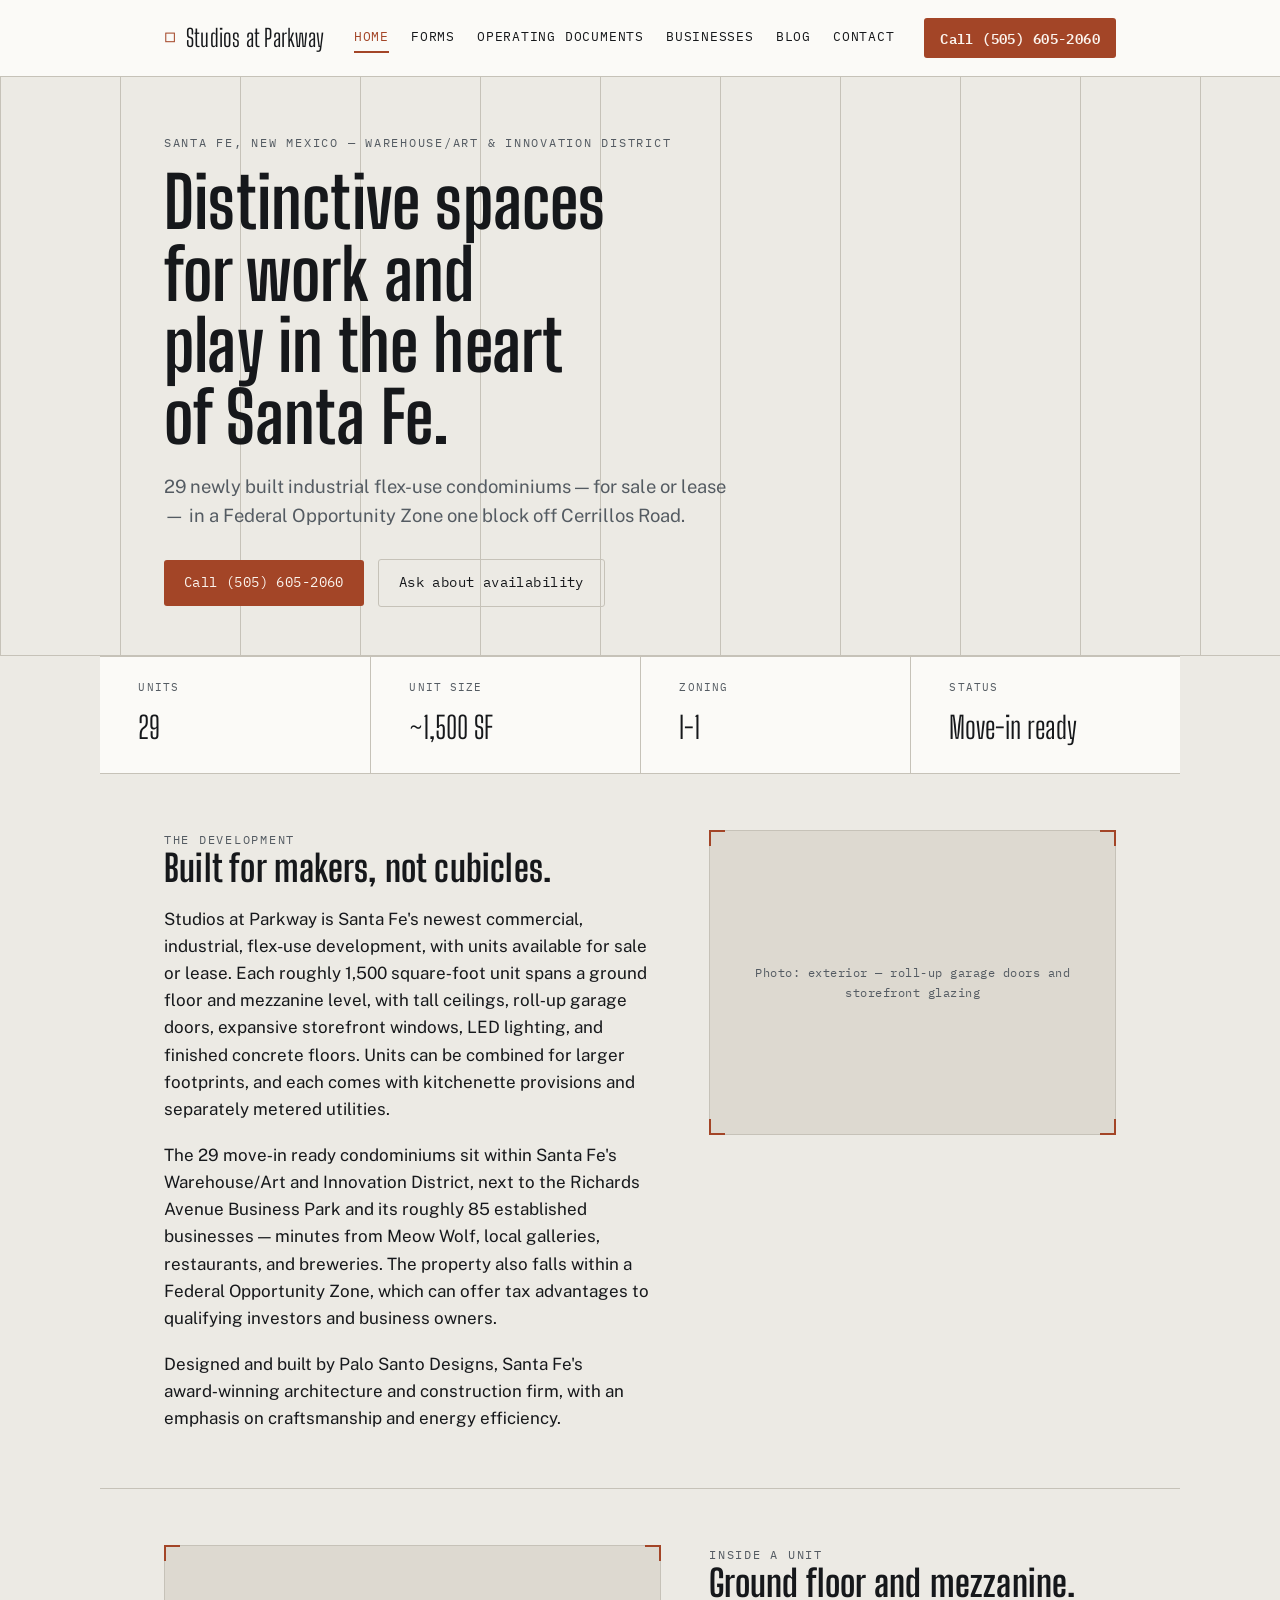
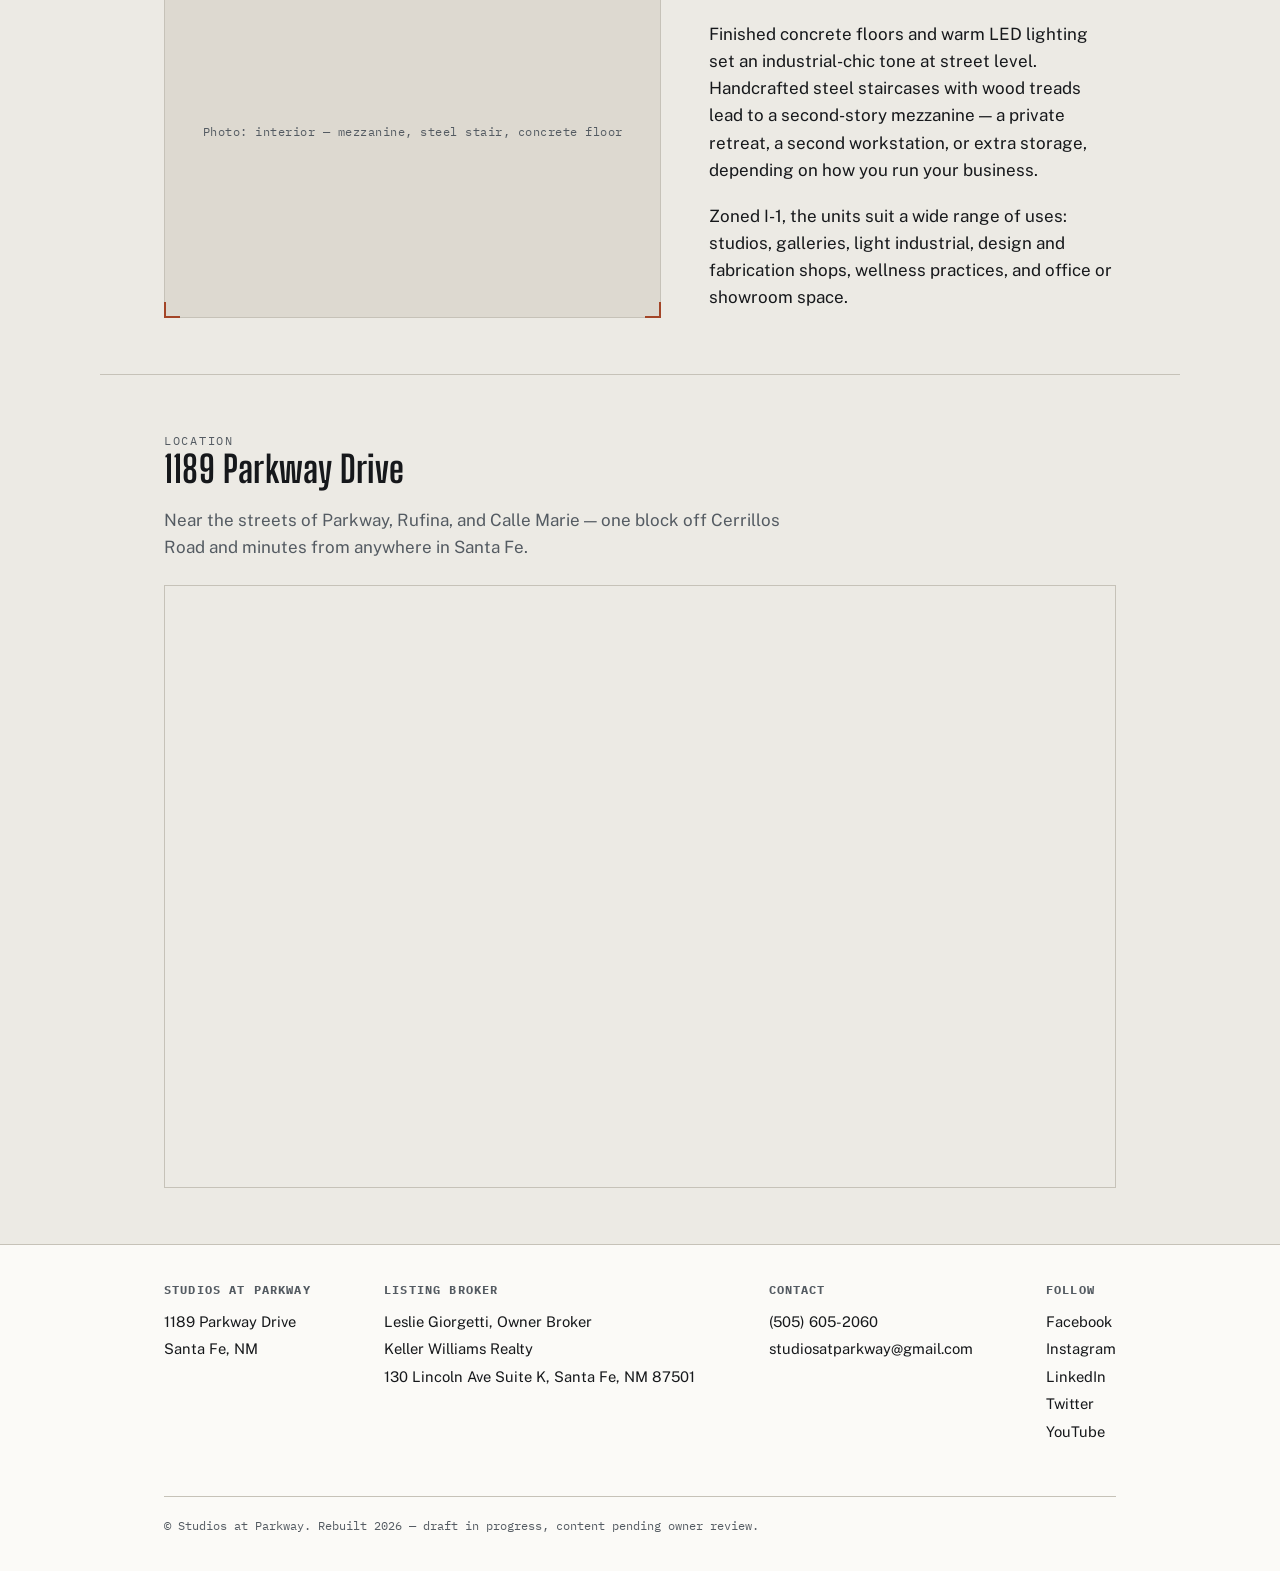
<file: index.html>
<!doctype html>
<html lang="en">
<head>
<meta charset="utf-8">
<meta name="viewport" content="width=device-width, initial-scale=1">
<title>Studios at Parkway | Call us @ (505) 605-2060</title>
<meta name="description" content="Santa Fe's newest commercial, industrial, flex-use development with units available for sale or lease.">
<link rel="preconnect" href="https://fonts.googleapis.com"><link rel="preconnect" href="https://fonts.gstatic.com" crossorigin><link href="https://fonts.googleapis.com/css2?family=Big+Shoulders+Display:wght@600;700;800&family=Public+Sans:wght@400;500;600&family=IBM+Plex+Mono:wght@400;500;600&display=swap" rel="stylesheet">
<link rel="stylesheet" href="./assets/style.css">
</head>
<body>
<header class="site-header">
    <div class="wrap">
      <a class="brand" href="./index.html"><span class="mark">&#9633;</span> Studios at Parkway</a>
      <nav class="primary" aria-label="Primary">
      <a href="./index.html" aria-current="page">Home</a>
      <a href="./forms.html">Forms</a>
      <a href="./operating-documents.html">Operating Documents</a>
      <a href="./businesses.html">Businesses</a>
      <a href="./blog/index.html">Blog</a>
      <a href="./contact.html">Contact</a>
      </nav>
      <a class="callbar" href="tel:+15056052060">Call (505) 605-2060</a>
    </div>
  </header>

  <section class="hero">
    <div class="wrap">
      <div class="eyebrow">Santa Fe, New Mexico &mdash; Warehouse/Art &amp; Innovation District</div>
      <h1>Distinctive spaces for work and play in the heart of Santa Fe.</h1>
      <p class="lede">29 newly built industrial flex-use condominiums &mdash; for sale or lease &mdash; in a Federal Opportunity Zone one block off Cerrillos Road.</p>
      <div class="actions">
        <a class="btn primary" href="tel:+15056052060">Call (505) 605-2060</a>
        <a class="btn ghost" href="./contact.html">Ask about availability</a>
      </div>
    </div>
  </section>

  <div class="specs wrap" style="padding-inline:0;">
    <dl><dt>Units</dt><dd>29</dd></dl>
    <dl><dt>Unit size</dt><dd>~1,500 SF</dd></dl>
    <dl><dt>Zoning</dt><dd>I&#8209;1</dd></dl>
    <dl><dt>Status</dt><dd>Move&#8209;in ready</dd></dl>
  </div>

  <section class="block wrap">
    <div class="grid-2">
      <div>
        <div class="eyebrow">The development</div>
        <h2>Built for makers, not cubicles.</h2>
        <div class="prose">
          <p>Studios at Parkway is Santa Fe's newest commercial, industrial, flex-use development, with units available for sale or lease. Each roughly 1,500&nbsp;square&#8209;foot unit spans a ground floor and mezzanine level, with tall ceilings, roll&#8209;up garage doors, expansive storefront windows, LED lighting, and finished concrete floors. Units can be combined for larger footprints, and each comes with kitchenette provisions and separately metered utilities.</p>
          <p>The 29 move&#8209;in ready condominiums sit within Santa Fe's Warehouse/Art and Innovation District, next to the Richards Avenue Business Park and its roughly 85 established businesses &mdash; minutes from Meow Wolf, local galleries, restaurants, and breweries. The property also falls within a Federal Opportunity Zone, which can offer tax advantages to qualifying investors and business owners.</p>
          <p>Designed and built by Palo Santo Designs, Santa Fe's award&#8209;winning architecture and construction firm, with an emphasis on craftsmanship and energy efficiency.</p>
        </div>
      </div>
      <div class="frame"><div class="cap">Photo: exterior &mdash; roll-up garage doors and storefront glazing</div><div class="c2"></div></div>
    </div>
  </section>

  <section class="block wrap">
    <div class="grid-2">
      <div class="frame"><div class="cap">Photo: interior &mdash; mezzanine, steel stair, concrete floor</div><div class="c2"></div></div>
      <div>
        <div class="eyebrow">Inside a unit</div>
        <h2>Ground floor and mezzanine.</h2>
        <div class="prose">
          <p>Finished concrete floors and warm LED lighting set an industrial&#8209;chic tone at street level. Handcrafted steel staircases with wood treads lead to a second&#8209;story mezzanine &mdash; a private retreat, a second workstation, or extra storage, depending on how you run your business.</p>
          <p>Zoned I&#8209;1, the units suit a wide range of uses: studios, galleries, light industrial, design and fabrication shops, wellness practices, and office or showroom space.</p>
        </div>
      </div>
    </div>
  </section>

  <section class="block wrap">
    <div class="eyebrow">Location</div>
    <h2>1189 Parkway Drive</h2>
    <p class="lede">Near the streets of Parkway, Rufina, and Calle Marie &mdash; one block off Cerrillos Road and minutes from anywhere in Santa Fe.</p>
    <div class="mapframe" style="margin-top:24px;">
      <iframe loading="lazy" title="Map to 1189 Parkway Drive, Santa Fe, NM" src="https://www.google.com/maps?q=1189+Parkway+Drive,+Santa+Fe,+NM&output=embed"></iframe>
    </div>
  </section>

<footer class="site">
    <div class="wrap">
      <div class="col">
        <h4>Studios at Parkway</h4>
        <div>1189 Parkway Drive</div>
        <div>Santa Fe, NM</div>
      </div>
      <div class="col">
        <h4>Listing Broker</h4>
        <div>Leslie Giorgetti, Owner Broker</div>
        <div>Keller Williams Realty</div>
        <div>130 Lincoln Ave Suite K, Santa Fe, NM 87501</div>
      </div>
      <div class="col">
        <h4>Contact</h4>
        <a href="tel:+15056052060">(505) 605-2060</a>
        <a href="mailto:studiosatparkway@gmail.com">studiosatparkway@gmail.com</a>
      </div>
      <div class="col">
        <h4>Follow</h4>
        <div class="social">
        <a href="https://www.facebook.com/studiosatparkway" rel="noopener">Facebook</a>
        <a href="https://www.instagram.com/studiosatparkway/" rel="noopener">Instagram</a>
        <a href="https://www.linkedin.com/company/75636040/" rel="noopener">LinkedIn</a>
        <a href="https://twitter.com/StudiosAtPrkway" rel="noopener">Twitter</a>
        <a href="https://www.youtube.com/channel/UCmFkUtBozY_A_7D_-g3DsVw/featured" rel="noopener">YouTube</a>
        </div>
      </div>
      <div class="legal">&copy; Studios at Parkway. Rebuilt 2026 &mdash; draft in progress, content pending owner review.</div>
    </div>
  </footer>
</body>
</html>
</file>
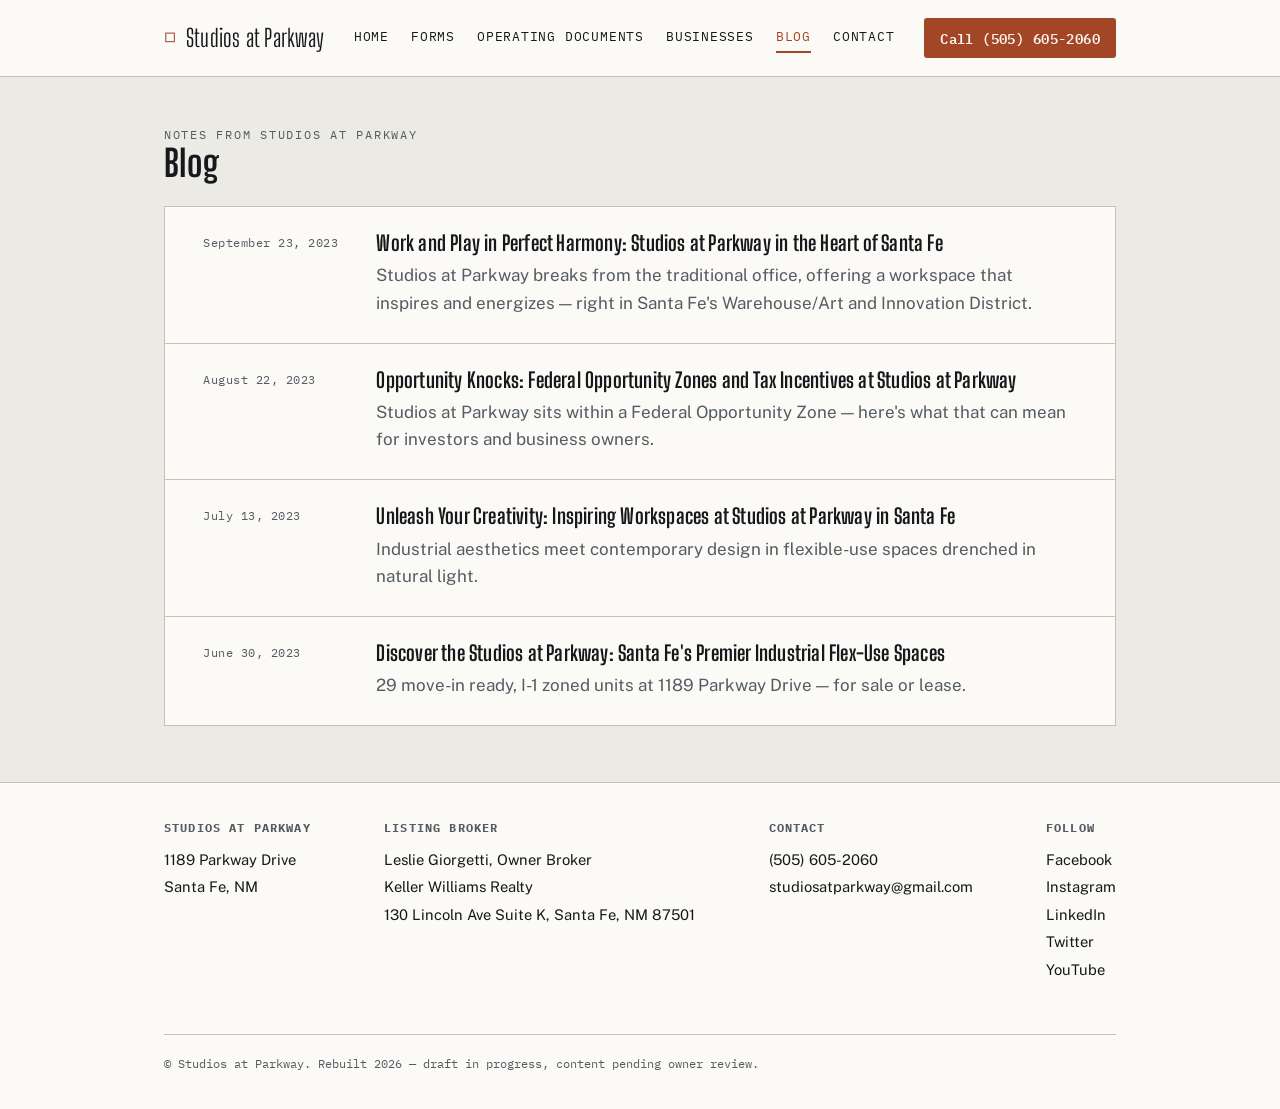
<file: blog/index.html>
<!doctype html>
<html lang="en">
<head>
<meta charset="utf-8">
<meta name="viewport" content="width=device-width, initial-scale=1">
<title>Blog | Studios at Parkway</title>
<meta name="description" content="News and notes from Studios at Parkway, Santa Fe's newest commercial, industrial, flex-use development.">
<link rel="preconnect" href="https://fonts.googleapis.com"><link rel="preconnect" href="https://fonts.gstatic.com" crossorigin><link href="https://fonts.googleapis.com/css2?family=Big+Shoulders+Display:wght@600;700;800&family=Public+Sans:wght@400;500;600&family=IBM+Plex+Mono:wght@400;500;600&display=swap" rel="stylesheet">
<link rel="stylesheet" href="../assets/style.css">
</head>
<body>
<header class="site-header">
    <div class="wrap">
      <a class="brand" href="../index.html"><span class="mark">&#9633;</span> Studios at Parkway</a>
      <nav class="primary" aria-label="Primary">
      <a href="../index.html">Home</a>
      <a href="../forms.html">Forms</a>
      <a href="../operating-documents.html">Operating Documents</a>
      <a href="../businesses.html">Businesses</a>
      <a href="../blog/index.html" aria-current="page">Blog</a>
      <a href="../contact.html">Contact</a>
      </nav>
      <a class="callbar" href="tel:+15056052060">Call (505) 605-2060</a>
    </div>
  </header>

  <section class="block wrap" style="padding-block-start:48px;">
    <div class="eyebrow">Notes from Studios at Parkway</div>
    <h2>Blog</h2>
    <div class="postlist">
      <article>
        <time datetime="2023-09-23">September 23, 2023</time>
        <div>
          <h3><a href="../blog/work-and-play-in-perfect-harmony.html">Work and Play in Perfect Harmony: Studios at Parkway in the Heart of Santa Fe</a></h3>
          <p>Studios at Parkway breaks from the traditional office, offering a workspace that inspires and energizes &mdash; right in Santa Fe's Warehouse/Art and Innovation District.</p>
        </div>
      </article><article>
        <time datetime="2023-08-22">August 22, 2023</time>
        <div>
          <h3><a href="../blog/opportunity-knocks-federal-opportunity-zones.html">Opportunity Knocks: Federal Opportunity Zones and Tax Incentives at Studios at Parkway</a></h3>
          <p>Studios at Parkway sits within a Federal Opportunity Zone &mdash; here's what that can mean for investors and business owners.</p>
        </div>
      </article><article>
        <time datetime="2023-07-13">July 13, 2023</time>
        <div>
          <h3><a href="../blog/unleash-your-creativity.html">Unleash Your Creativity: Inspiring Workspaces at Studios at Parkway in Santa Fe</a></h3>
          <p>Industrial aesthetics meet contemporary design in flexible-use spaces drenched in natural light.</p>
        </div>
      </article><article>
        <time datetime="2023-06-30">June 30, 2023</time>
        <div>
          <h3><a href="../blog/discover-the-studios-at-parkway.html">Discover the Studios at Parkway: Santa Fe's Premier Industrial Flex-Use Spaces</a></h3>
          <p>29 move-in ready, I-1 zoned units at 1189 Parkway Drive &mdash; for sale or lease.</p>
        </div>
      </article>
    </div>
  </section>

<footer class="site">
    <div class="wrap">
      <div class="col">
        <h4>Studios at Parkway</h4>
        <div>1189 Parkway Drive</div>
        <div>Santa Fe, NM</div>
      </div>
      <div class="col">
        <h4>Listing Broker</h4>
        <div>Leslie Giorgetti, Owner Broker</div>
        <div>Keller Williams Realty</div>
        <div>130 Lincoln Ave Suite K, Santa Fe, NM 87501</div>
      </div>
      <div class="col">
        <h4>Contact</h4>
        <a href="tel:+15056052060">(505) 605-2060</a>
        <a href="mailto:studiosatparkway@gmail.com">studiosatparkway@gmail.com</a>
      </div>
      <div class="col">
        <h4>Follow</h4>
        <div class="social">
        <a href="https://www.facebook.com/studiosatparkway" rel="noopener">Facebook</a>
        <a href="https://www.instagram.com/studiosatparkway/" rel="noopener">Instagram</a>
        <a href="https://www.linkedin.com/company/75636040/" rel="noopener">LinkedIn</a>
        <a href="https://twitter.com/StudiosAtPrkway" rel="noopener">Twitter</a>
        <a href="https://www.youtube.com/channel/UCmFkUtBozY_A_7D_-g3DsVw/featured" rel="noopener">YouTube</a>
        </div>
      </div>
      <div class="legal">&copy; Studios at Parkway. Rebuilt 2026 &mdash; draft in progress, content pending owner review.</div>
    </div>
  </footer>
</body>
</html>
</file>
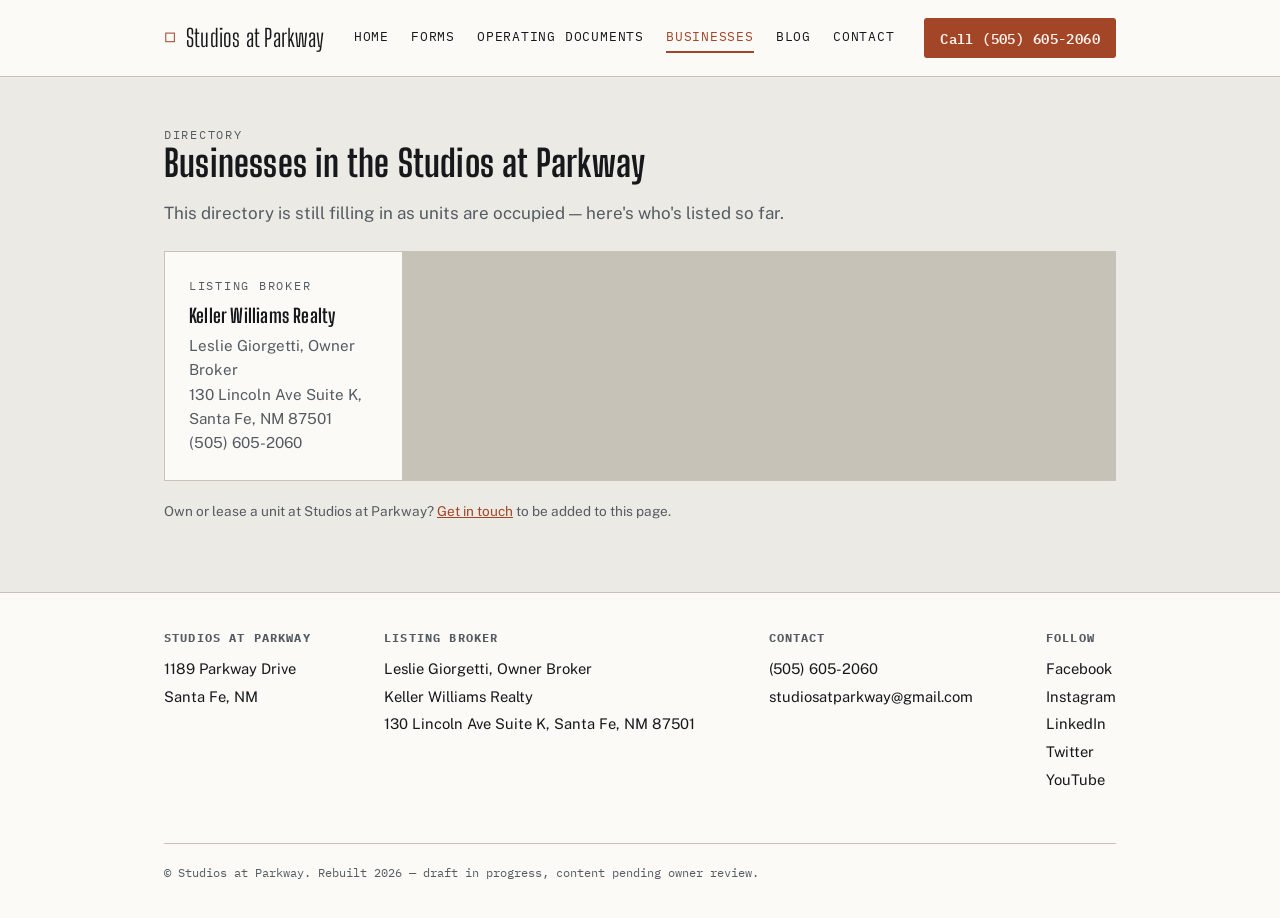
<file: businesses.html>
<!doctype html>
<html lang="en">
<head>
<meta charset="utf-8">
<meta name="viewport" content="width=device-width, initial-scale=1">
<title>Businesses in the Studios at Parkway</title>
<meta name="description" content="Directory of businesses located at Studios at Parkway, Santa Fe.">
<link rel="preconnect" href="https://fonts.googleapis.com"><link rel="preconnect" href="https://fonts.gstatic.com" crossorigin><link href="https://fonts.googleapis.com/css2?family=Big+Shoulders+Display:wght@600;700;800&family=Public+Sans:wght@400;500;600&family=IBM+Plex+Mono:wght@400;500;600&display=swap" rel="stylesheet">
<link rel="stylesheet" href="./assets/style.css">
</head>
<body>
<header class="site-header">
    <div class="wrap">
      <a class="brand" href="./index.html"><span class="mark">&#9633;</span> Studios at Parkway</a>
      <nav class="primary" aria-label="Primary">
      <a href="./index.html">Home</a>
      <a href="./forms.html">Forms</a>
      <a href="./operating-documents.html">Operating Documents</a>
      <a href="./businesses.html" aria-current="page">Businesses</a>
      <a href="./blog/index.html">Blog</a>
      <a href="./contact.html">Contact</a>
      </nav>
      <a class="callbar" href="tel:+15056052060">Call (505) 605-2060</a>
    </div>
  </header>

  <section class="block wrap" style="padding-block-start:48px;">
    <div class="eyebrow">Directory</div>
    <h2>Businesses in the Studios at Parkway</h2>
    <p class="lede">This directory is still filling in as units are occupied &mdash; here's who's listed so far.</p>
    <div class="cards" style="margin-top:24px;">
      <div class="card">
        <div class="eyebrow">Listing Broker</div>
        <h3>Keller Williams Realty</h3>
        <p>Leslie Giorgetti, Owner Broker<br>130 Lincoln Ave Suite K, Santa Fe, NM 87501<br>(505) 605-2060</p>
      </div>
    </div>
    <p class="note" style="margin-top:20px;">Own or lease a unit at Studios at Parkway? <a href="./contact.html">Get in touch</a> to be added to this page.</p>
  </section>

<footer class="site">
    <div class="wrap">
      <div class="col">
        <h4>Studios at Parkway</h4>
        <div>1189 Parkway Drive</div>
        <div>Santa Fe, NM</div>
      </div>
      <div class="col">
        <h4>Listing Broker</h4>
        <div>Leslie Giorgetti, Owner Broker</div>
        <div>Keller Williams Realty</div>
        <div>130 Lincoln Ave Suite K, Santa Fe, NM 87501</div>
      </div>
      <div class="col">
        <h4>Contact</h4>
        <a href="tel:+15056052060">(505) 605-2060</a>
        <a href="mailto:studiosatparkway@gmail.com">studiosatparkway@gmail.com</a>
      </div>
      <div class="col">
        <h4>Follow</h4>
        <div class="social">
        <a href="https://www.facebook.com/studiosatparkway" rel="noopener">Facebook</a>
        <a href="https://www.instagram.com/studiosatparkway/" rel="noopener">Instagram</a>
        <a href="https://www.linkedin.com/company/75636040/" rel="noopener">LinkedIn</a>
        <a href="https://twitter.com/StudiosAtPrkway" rel="noopener">Twitter</a>
        <a href="https://www.youtube.com/channel/UCmFkUtBozY_A_7D_-g3DsVw/featured" rel="noopener">YouTube</a>
        </div>
      </div>
      <div class="legal">&copy; Studios at Parkway. Rebuilt 2026 &mdash; draft in progress, content pending owner review.</div>
    </div>
  </footer>
</body>
</html>
</file>
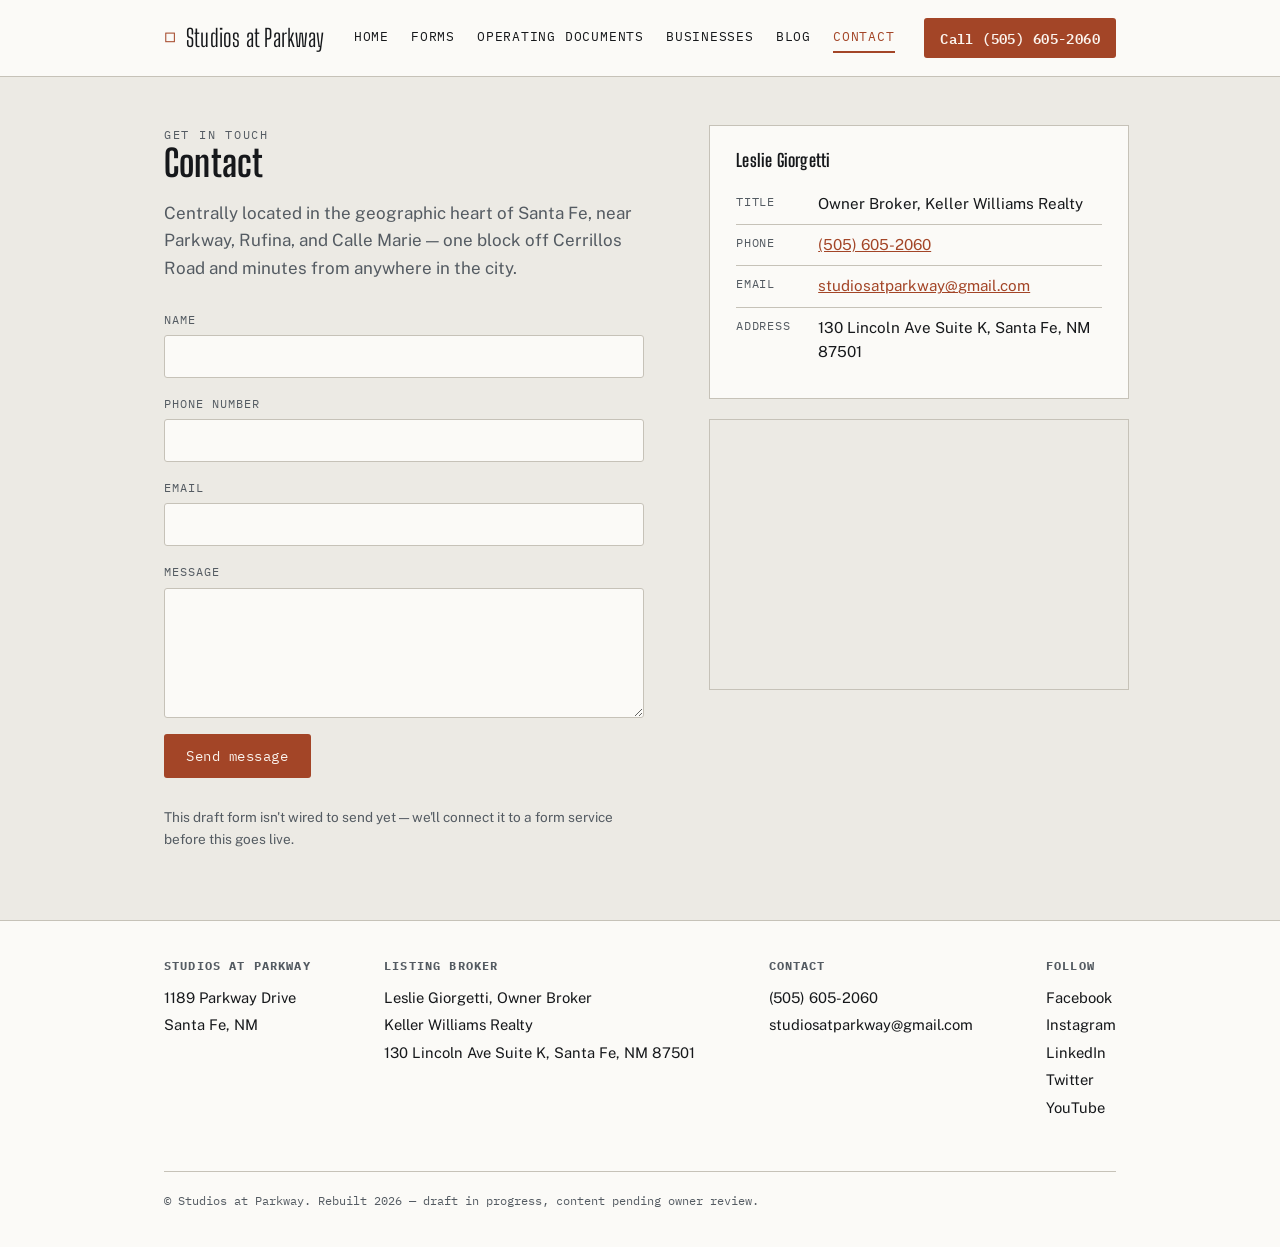
<file: contact.html>
<!doctype html>
<html lang="en">
<head>
<meta charset="utf-8">
<meta name="viewport" content="width=device-width, initial-scale=1">
<title>Contact | Studios at Parkway</title>
<meta name="description" content="Contact Studios at Parkway and listing broker Leslie Giorgetti of Keller Williams Realty.">
<link rel="preconnect" href="https://fonts.googleapis.com"><link rel="preconnect" href="https://fonts.gstatic.com" crossorigin><link href="https://fonts.googleapis.com/css2?family=Big+Shoulders+Display:wght@600;700;800&family=Public+Sans:wght@400;500;600&family=IBM+Plex+Mono:wght@400;500;600&display=swap" rel="stylesheet">
<link rel="stylesheet" href="./assets/style.css">
</head>
<body>
<header class="site-header">
    <div class="wrap">
      <a class="brand" href="./index.html"><span class="mark">&#9633;</span> Studios at Parkway</a>
      <nav class="primary" aria-label="Primary">
      <a href="./index.html">Home</a>
      <a href="./forms.html">Forms</a>
      <a href="./operating-documents.html">Operating Documents</a>
      <a href="./businesses.html">Businesses</a>
      <a href="./blog/index.html">Blog</a>
      <a href="./contact.html" aria-current="page">Contact</a>
      </nav>
      <a class="callbar" href="tel:+15056052060">Call (505) 605-2060</a>
    </div>
  </header>

  <section class="block wrap" style="padding-block-start:48px;">
    <div class="grid-2">
      <div>
        <div class="eyebrow">Get in touch</div>
        <h2>Contact</h2>
        <p class="lede">Centrally located in the geographic heart of Santa Fe, near Parkway, Rufina, and Calle Marie &mdash; one block off Cerrillos Road and minutes from anywhere in the city.</p>
        <form class="contact" action="#" method="post" style="margin-top:28px;">
          <div class="field"><label for="c-name">Name</label><input id="c-name" name="name" type="text" required></div>
          <div class="field"><label for="c-phone">Phone number</label><input id="c-phone" name="phone" type="tel"></div>
          <div class="field"><label for="c-email">Email</label><input id="c-email" name="email" type="email" required></div>
          <div class="field"><label for="c-message">Message</label><textarea id="c-message" name="message" required></textarea></div>
          <button class="submit" type="submit">Send message</button>
          <p class="note">This draft form isn't wired to send yet &mdash; we'll connect it to a form service before this goes live.</p>
        </form>
      </div>
      <div style="display:grid; gap:20px;">
        <div class="infopanel">
          <h3>Leslie Giorgetti</h3>
          <div class="row"><span>Title</span><span>Owner Broker, Keller Williams Realty</span></div>
          <div class="row"><span>Phone</span><span><a href="tel:+15056052060">(505) 605-2060</a></span></div>
          <div class="row"><span>Email</span><span><a href="mailto:studiosatparkway@gmail.com">studiosatparkway@gmail.com</a></span></div>
          <div class="row"><span>Address</span><span>130 Lincoln Ave Suite K, Santa Fe, NM 87501</span></div>
        </div>
        <div class="mapframe">
          <iframe loading="lazy" title="Map to 1189 Parkway Drive, Santa Fe, NM" src="https://www.google.com/maps?q=1189+Parkway+Drive,+Santa+Fe,+NM&output=embed"></iframe>
        </div>
      </div>
    </div>
  </section>

<footer class="site">
    <div class="wrap">
      <div class="col">
        <h4>Studios at Parkway</h4>
        <div>1189 Parkway Drive</div>
        <div>Santa Fe, NM</div>
      </div>
      <div class="col">
        <h4>Listing Broker</h4>
        <div>Leslie Giorgetti, Owner Broker</div>
        <div>Keller Williams Realty</div>
        <div>130 Lincoln Ave Suite K, Santa Fe, NM 87501</div>
      </div>
      <div class="col">
        <h4>Contact</h4>
        <a href="tel:+15056052060">(505) 605-2060</a>
        <a href="mailto:studiosatparkway@gmail.com">studiosatparkway@gmail.com</a>
      </div>
      <div class="col">
        <h4>Follow</h4>
        <div class="social">
        <a href="https://www.facebook.com/studiosatparkway" rel="noopener">Facebook</a>
        <a href="https://www.instagram.com/studiosatparkway/" rel="noopener">Instagram</a>
        <a href="https://www.linkedin.com/company/75636040/" rel="noopener">LinkedIn</a>
        <a href="https://twitter.com/StudiosAtPrkway" rel="noopener">Twitter</a>
        <a href="https://www.youtube.com/channel/UCmFkUtBozY_A_7D_-g3DsVw/featured" rel="noopener">YouTube</a>
        </div>
      </div>
      <div class="legal">&copy; Studios at Parkway. Rebuilt 2026 &mdash; draft in progress, content pending owner review.</div>
    </div>
  </footer>
</body>
</html>
</file>
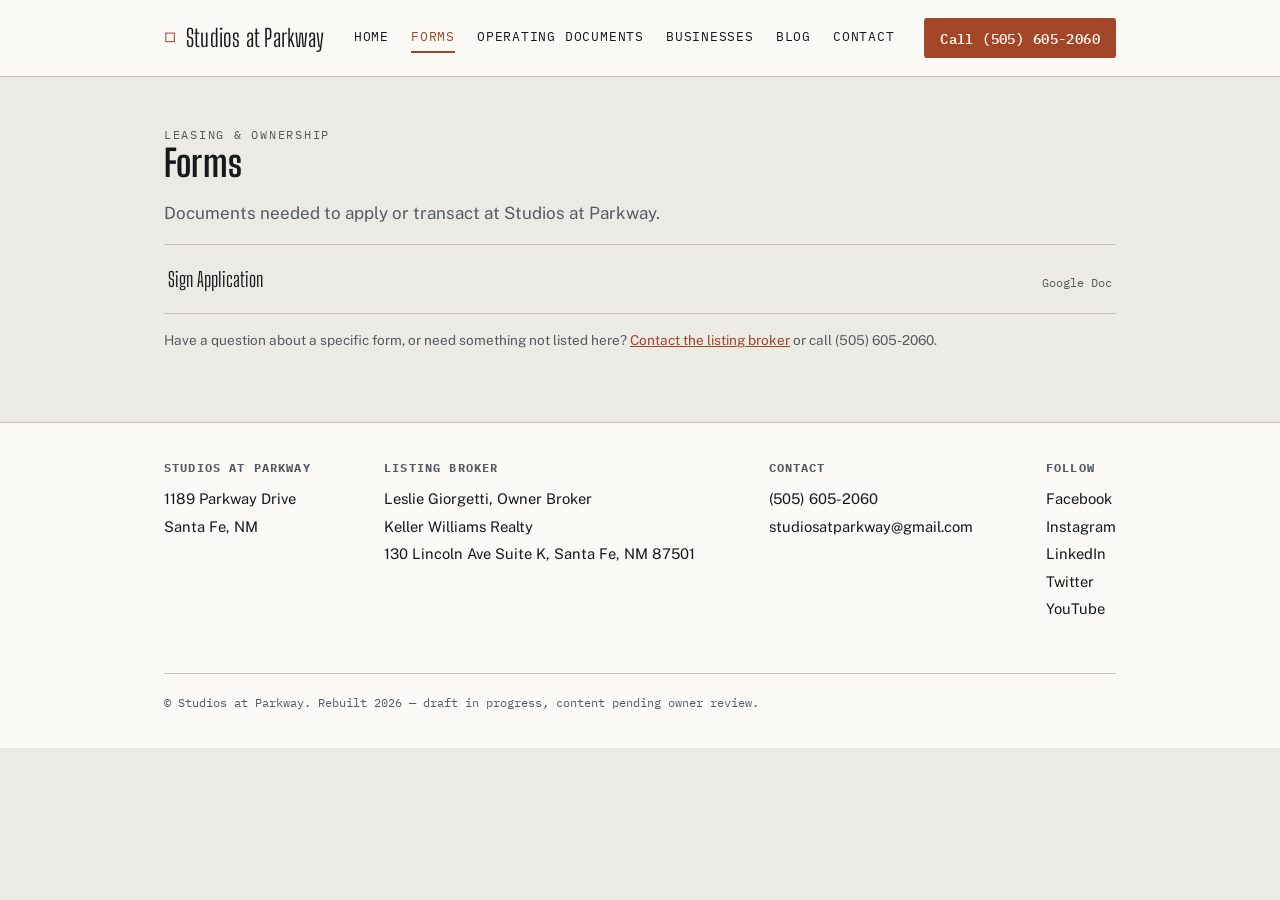
<file: forms.html>
<!doctype html>
<html lang="en">
<head>
<meta charset="utf-8">
<meta name="viewport" content="width=device-width, initial-scale=1">
<title>Forms | Studios at Parkway</title>
<meta name="description" content="Sign application and other forms for tenants and owners at Studios at Parkway, Santa Fe.">
<link rel="preconnect" href="https://fonts.googleapis.com"><link rel="preconnect" href="https://fonts.gstatic.com" crossorigin><link href="https://fonts.googleapis.com/css2?family=Big+Shoulders+Display:wght@600;700;800&family=Public+Sans:wght@400;500;600&family=IBM+Plex+Mono:wght@400;500;600&display=swap" rel="stylesheet">
<link rel="stylesheet" href="./assets/style.css">
</head>
<body>
<header class="site-header">
    <div class="wrap">
      <a class="brand" href="./index.html"><span class="mark">&#9633;</span> Studios at Parkway</a>
      <nav class="primary" aria-label="Primary">
      <a href="./index.html">Home</a>
      <a href="./forms.html" aria-current="page">Forms</a>
      <a href="./operating-documents.html">Operating Documents</a>
      <a href="./businesses.html">Businesses</a>
      <a href="./blog/index.html">Blog</a>
      <a href="./contact.html">Contact</a>
      </nav>
      <a class="callbar" href="tel:+15056052060">Call (505) 605-2060</a>
    </div>
  </header>

  <section class="block wrap" style="padding-block-start:48px;">
    <div class="eyebrow">Leasing &amp; ownership</div>
    <h2>Forms</h2>
    <p class="lede">Documents needed to apply or transact at Studios at Parkway.</p>
    <ul class="doclist">
      <li><a href="https://docs.google.com/document/d/1Ykea1B37pAZYIloDWVQZaEmrNljlCu8_/edit?usp=sharing" rel="noopener"><span class="name">Sign Application</span><span class="meta">Google&nbsp;Doc</span></a></li>
    </ul>
    <p class="note" style="margin-top:16px;">Have a question about a specific form, or need something not listed here? <a href="./contact.html">Contact the listing broker</a> or call (505) 605-2060.</p>
  </section>

<footer class="site">
    <div class="wrap">
      <div class="col">
        <h4>Studios at Parkway</h4>
        <div>1189 Parkway Drive</div>
        <div>Santa Fe, NM</div>
      </div>
      <div class="col">
        <h4>Listing Broker</h4>
        <div>Leslie Giorgetti, Owner Broker</div>
        <div>Keller Williams Realty</div>
        <div>130 Lincoln Ave Suite K, Santa Fe, NM 87501</div>
      </div>
      <div class="col">
        <h4>Contact</h4>
        <a href="tel:+15056052060">(505) 605-2060</a>
        <a href="mailto:studiosatparkway@gmail.com">studiosatparkway@gmail.com</a>
      </div>
      <div class="col">
        <h4>Follow</h4>
        <div class="social">
        <a href="https://www.facebook.com/studiosatparkway" rel="noopener">Facebook</a>
        <a href="https://www.instagram.com/studiosatparkway/" rel="noopener">Instagram</a>
        <a href="https://www.linkedin.com/company/75636040/" rel="noopener">LinkedIn</a>
        <a href="https://twitter.com/StudiosAtPrkway" rel="noopener">Twitter</a>
        <a href="https://www.youtube.com/channel/UCmFkUtBozY_A_7D_-g3DsVw/featured" rel="noopener">YouTube</a>
        </div>
      </div>
      <div class="legal">&copy; Studios at Parkway. Rebuilt 2026 &mdash; draft in progress, content pending owner review.</div>
    </div>
  </footer>
</body>
</html>
</file>
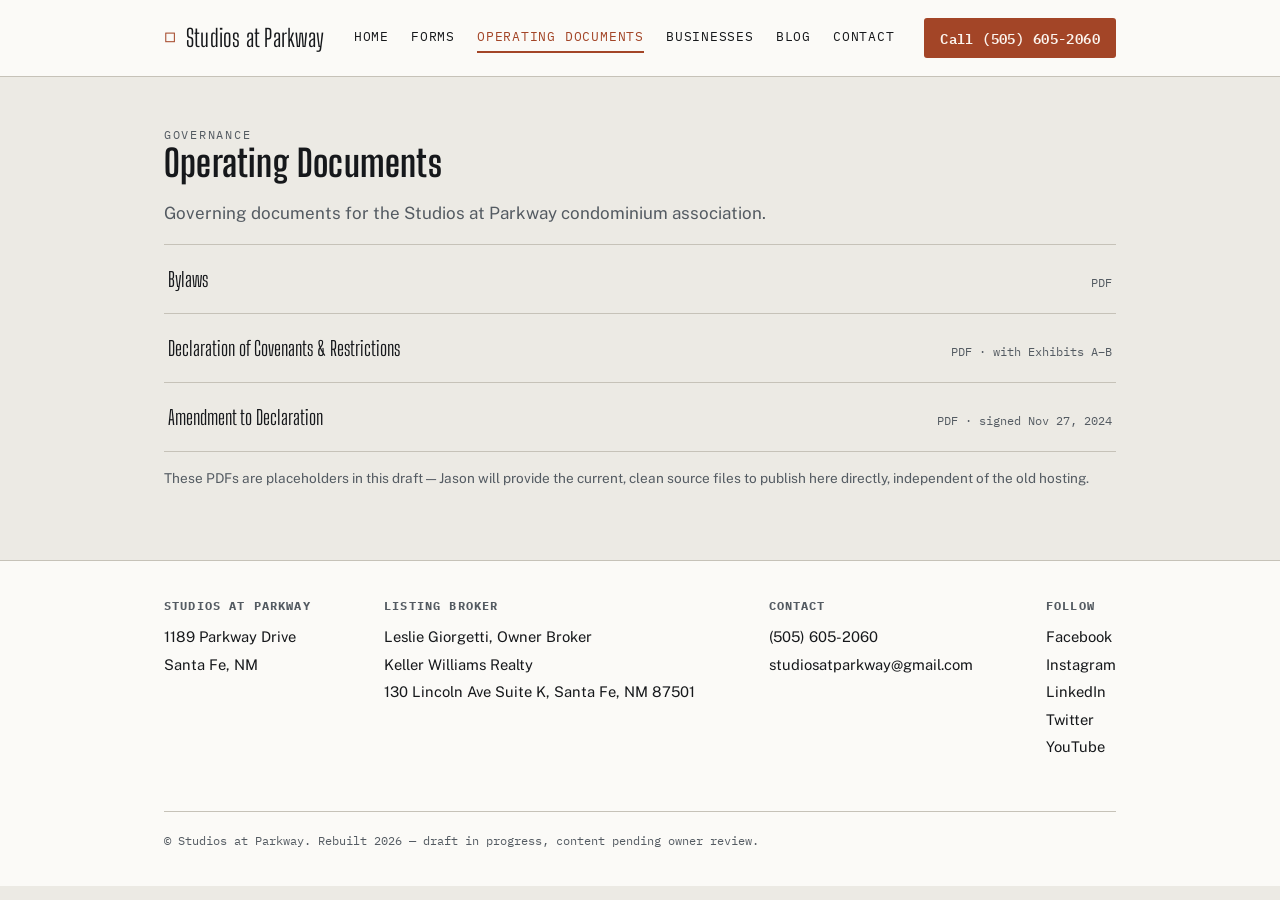
<file: operating-documents.html>
<!doctype html>
<html lang="en">
<head>
<meta charset="utf-8">
<meta name="viewport" content="width=device-width, initial-scale=1">
<title>Operating Documents | Studios at Parkway</title>
<meta name="description" content="Bylaws, declaration of covenants and restrictions, and amendments for Studios at Parkway, Santa Fe.">
<link rel="preconnect" href="https://fonts.googleapis.com"><link rel="preconnect" href="https://fonts.gstatic.com" crossorigin><link href="https://fonts.googleapis.com/css2?family=Big+Shoulders+Display:wght@600;700;800&family=Public+Sans:wght@400;500;600&family=IBM+Plex+Mono:wght@400;500;600&display=swap" rel="stylesheet">
<link rel="stylesheet" href="./assets/style.css">
</head>
<body>
<header class="site-header">
    <div class="wrap">
      <a class="brand" href="./index.html"><span class="mark">&#9633;</span> Studios at Parkway</a>
      <nav class="primary" aria-label="Primary">
      <a href="./index.html">Home</a>
      <a href="./forms.html">Forms</a>
      <a href="./operating-documents.html" aria-current="page">Operating Documents</a>
      <a href="./businesses.html">Businesses</a>
      <a href="./blog/index.html">Blog</a>
      <a href="./contact.html">Contact</a>
      </nav>
      <a class="callbar" href="tel:+15056052060">Call (505) 605-2060</a>
    </div>
  </header>

  <section class="block wrap" style="padding-block-start:48px;">
    <div class="eyebrow">Governance</div>
    <h2>Operating Documents</h2>
    <p class="lede">Governing documents for the Studios at Parkway condominium association.</p>
    <ul class="doclist">
      <li><a href="./documents/Studios-ByLaws.pdf"><span class="name">Bylaws</span><span class="meta">PDF</span></a></li>
      <li><a href="./documents/Studios-CRs-w-Exhibits-AB.pdf"><span class="name">Declaration of Covenants &amp; Restrictions</span><span class="meta">PDF &middot; with Exhibits A&#8211;B</span></a></li>
      <li><a href="./documents/Amendment-Studios-CRs-2024-11-27.pdf"><span class="name">Amendment to Declaration</span><span class="meta">PDF &middot; signed Nov 27, 2024</span></a></li>
    </ul>
    <p class="note" style="margin-top:16px;">These PDFs are placeholders in this draft &mdash; Jason will provide the current, clean source files to publish here directly, independent of the old hosting.</p>
  </section>

<footer class="site">
    <div class="wrap">
      <div class="col">
        <h4>Studios at Parkway</h4>
        <div>1189 Parkway Drive</div>
        <div>Santa Fe, NM</div>
      </div>
      <div class="col">
        <h4>Listing Broker</h4>
        <div>Leslie Giorgetti, Owner Broker</div>
        <div>Keller Williams Realty</div>
        <div>130 Lincoln Ave Suite K, Santa Fe, NM 87501</div>
      </div>
      <div class="col">
        <h4>Contact</h4>
        <a href="tel:+15056052060">(505) 605-2060</a>
        <a href="mailto:studiosatparkway@gmail.com">studiosatparkway@gmail.com</a>
      </div>
      <div class="col">
        <h4>Follow</h4>
        <div class="social">
        <a href="https://www.facebook.com/studiosatparkway" rel="noopener">Facebook</a>
        <a href="https://www.instagram.com/studiosatparkway/" rel="noopener">Instagram</a>
        <a href="https://www.linkedin.com/company/75636040/" rel="noopener">LinkedIn</a>
        <a href="https://twitter.com/StudiosAtPrkway" rel="noopener">Twitter</a>
        <a href="https://www.youtube.com/channel/UCmFkUtBozY_A_7D_-g3DsVw/featured" rel="noopener">YouTube</a>
        </div>
      </div>
      <div class="legal">&copy; Studios at Parkway. Rebuilt 2026 &mdash; draft in progress, content pending owner review.</div>
    </div>
  </footer>
</body>
</html>
</file>
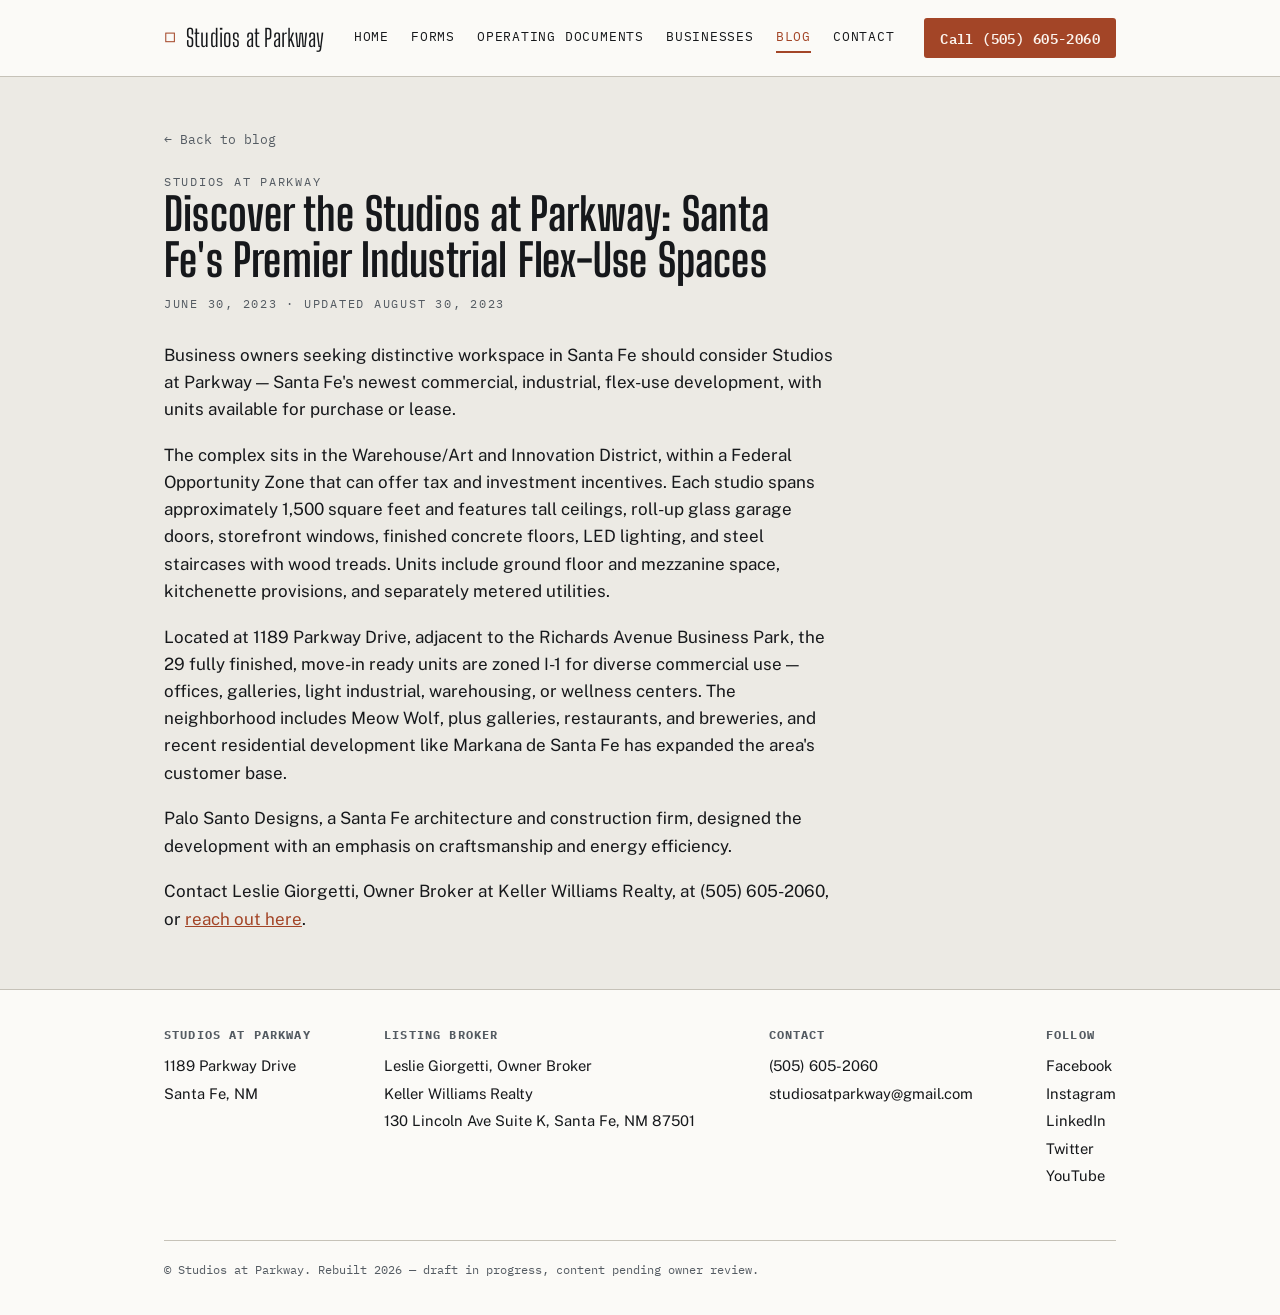
<file: blog/discover-the-studios-at-parkway.html>
<!doctype html>
<html lang="en">
<head>
<meta charset="utf-8">
<meta name="viewport" content="width=device-width, initial-scale=1">
<title>Discover the Studios at Parkway: Santa Fe's Premier Industrial Flex-Use Spaces | Studios at Parkway</title>
<meta name="description" content="29 move-in ready, I-1 zoned units at 1189 Parkway Drive - for sale or lease.">
<link rel="preconnect" href="https://fonts.googleapis.com"><link rel="preconnect" href="https://fonts.gstatic.com" crossorigin><link href="https://fonts.googleapis.com/css2?family=Big+Shoulders+Display:wght@600;700;800&family=Public+Sans:wght@400;500;600&family=IBM+Plex+Mono:wght@400;500;600&display=swap" rel="stylesheet">
<link rel="stylesheet" href="../assets/style.css">
</head>
<body>
<header class="site-header">
    <div class="wrap">
      <a class="brand" href="../index.html"><span class="mark">&#9633;</span> Studios at Parkway</a>
      <nav class="primary" aria-label="Primary">
      <a href="../index.html">Home</a>
      <a href="../forms.html">Forms</a>
      <a href="../operating-documents.html">Operating Documents</a>
      <a href="../businesses.html">Businesses</a>
      <a href="../blog/index.html" aria-current="page">Blog</a>
      <a href="../contact.html">Contact</a>
      </nav>
      <a class="callbar" href="tel:+15056052060">Call (505) 605-2060</a>
    </div>
  </header>

  <section class="block wrap" style="padding-block-start:48px;">
    <a class="backlink" href="../blog/index.html">&larr; Back to blog</a>
    <div class="eyebrow">Studios at Parkway</div>
    <h1 style="font-size:clamp(1.9rem,4.4vw,2.8rem); margin-bottom:6px;">Discover the Studios at Parkway: Santa Fe's Premier Industrial Flex-Use Spaces</h1>
    <div class="postmeta">
      <time class="eyebrow" datetime="2023-06-30">June 30, 2023 &middot; updated August 30, 2023</time>
    </div>
    <div class="prose" style="margin-top:28px;">
      <p>Business owners seeking distinctive workspace in Santa Fe should consider Studios at Parkway &mdash; Santa Fe's newest commercial, industrial, flex-use development, with units available for purchase or lease.</p>
<p>The complex sits in the Warehouse/Art and Innovation District, within a Federal Opportunity Zone that can offer tax and investment incentives. Each studio spans approximately 1,500 square feet and features tall ceilings, roll-up glass garage doors, storefront windows, finished concrete floors, LED lighting, and steel staircases with wood treads. Units include ground floor and mezzanine space, kitchenette provisions, and separately metered utilities.</p>
<p>Located at 1189 Parkway Drive, adjacent to the Richards Avenue Business Park, the 29 fully finished, move-in ready units are zoned I-1 for diverse commercial use &mdash; offices, galleries, light industrial, warehousing, or wellness centers. The neighborhood includes Meow Wolf, plus galleries, restaurants, and breweries, and recent residential development like Markana de Santa Fe has expanded the area's customer base.</p>
<p>Palo Santo Designs, a Santa Fe architecture and construction firm, designed the development with an emphasis on craftsmanship and energy efficiency.</p>
<p>Contact Leslie Giorgetti, Owner Broker at Keller Williams Realty, at (505) 605-2060, or <a href="../contact.html">reach out here</a>.</p>
    </div>
  </section>

<footer class="site">
    <div class="wrap">
      <div class="col">
        <h4>Studios at Parkway</h4>
        <div>1189 Parkway Drive</div>
        <div>Santa Fe, NM</div>
      </div>
      <div class="col">
        <h4>Listing Broker</h4>
        <div>Leslie Giorgetti, Owner Broker</div>
        <div>Keller Williams Realty</div>
        <div>130 Lincoln Ave Suite K, Santa Fe, NM 87501</div>
      </div>
      <div class="col">
        <h4>Contact</h4>
        <a href="tel:+15056052060">(505) 605-2060</a>
        <a href="mailto:studiosatparkway@gmail.com">studiosatparkway@gmail.com</a>
      </div>
      <div class="col">
        <h4>Follow</h4>
        <div class="social">
        <a href="https://www.facebook.com/studiosatparkway" rel="noopener">Facebook</a>
        <a href="https://www.instagram.com/studiosatparkway/" rel="noopener">Instagram</a>
        <a href="https://www.linkedin.com/company/75636040/" rel="noopener">LinkedIn</a>
        <a href="https://twitter.com/StudiosAtPrkway" rel="noopener">Twitter</a>
        <a href="https://www.youtube.com/channel/UCmFkUtBozY_A_7D_-g3DsVw/featured" rel="noopener">YouTube</a>
        </div>
      </div>
      <div class="legal">&copy; Studios at Parkway. Rebuilt 2026 &mdash; draft in progress, content pending owner review.</div>
    </div>
  </footer>
</body>
</html>
</file>
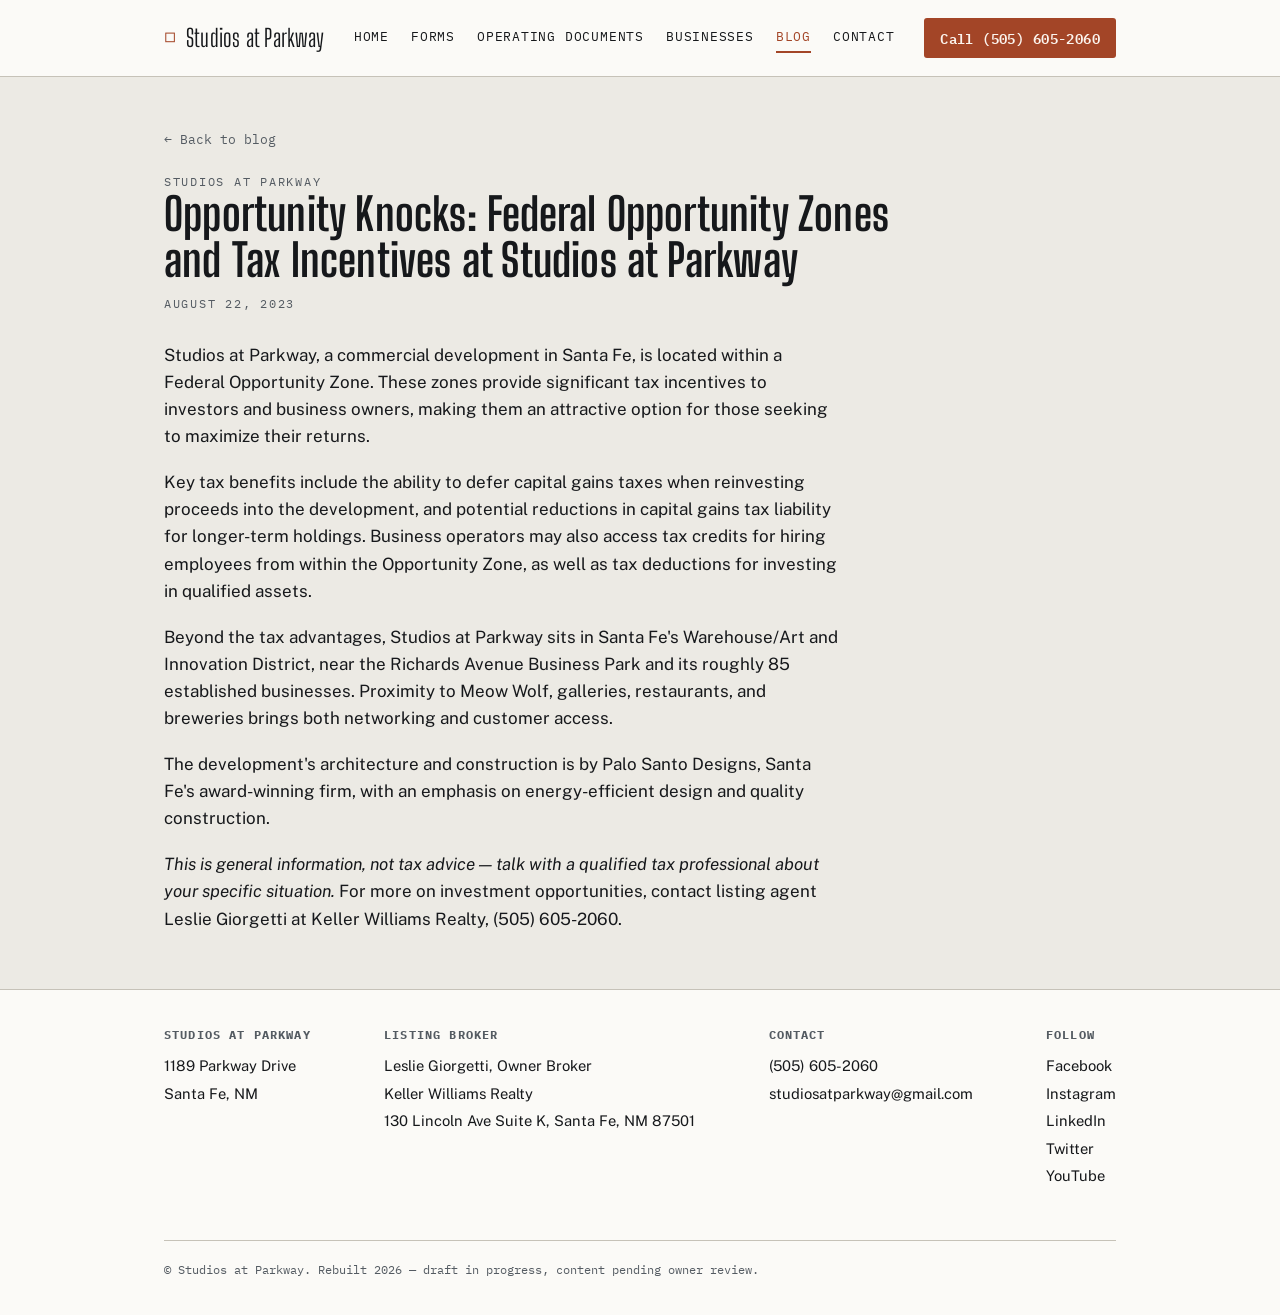
<file: blog/opportunity-knocks-federal-opportunity-zones.html>
<!doctype html>
<html lang="en">
<head>
<meta charset="utf-8">
<meta name="viewport" content="width=device-width, initial-scale=1">
<title>Opportunity Knocks: Federal Opportunity Zones and Tax Incentives at Studios at Parkway | Studios at Parkway</title>
<meta name="description" content="Studios at Parkway sits within a Federal Opportunity Zone - here's what that can mean for investors and business owners.">
<link rel="preconnect" href="https://fonts.googleapis.com"><link rel="preconnect" href="https://fonts.gstatic.com" crossorigin><link href="https://fonts.googleapis.com/css2?family=Big+Shoulders+Display:wght@600;700;800&family=Public+Sans:wght@400;500;600&family=IBM+Plex+Mono:wght@400;500;600&display=swap" rel="stylesheet">
<link rel="stylesheet" href="../assets/style.css">
</head>
<body>
<header class="site-header">
    <div class="wrap">
      <a class="brand" href="../index.html"><span class="mark">&#9633;</span> Studios at Parkway</a>
      <nav class="primary" aria-label="Primary">
      <a href="../index.html">Home</a>
      <a href="../forms.html">Forms</a>
      <a href="../operating-documents.html">Operating Documents</a>
      <a href="../businesses.html">Businesses</a>
      <a href="../blog/index.html" aria-current="page">Blog</a>
      <a href="../contact.html">Contact</a>
      </nav>
      <a class="callbar" href="tel:+15056052060">Call (505) 605-2060</a>
    </div>
  </header>

  <section class="block wrap" style="padding-block-start:48px;">
    <a class="backlink" href="../blog/index.html">&larr; Back to blog</a>
    <div class="eyebrow">Studios at Parkway</div>
    <h1 style="font-size:clamp(1.9rem,4.4vw,2.8rem); margin-bottom:6px;">Opportunity Knocks: Federal Opportunity Zones and Tax Incentives at Studios at Parkway</h1>
    <div class="postmeta">
      <time class="eyebrow" datetime="2023-08-22">August 22, 2023</time>
    </div>
    <div class="prose" style="margin-top:28px;">
      <p>Studios at Parkway, a commercial development in Santa Fe, is located within a Federal Opportunity Zone. These zones provide significant tax incentives to investors and business owners, making them an attractive option for those seeking to maximize their returns.</p>
<p>Key tax benefits include the ability to defer capital gains taxes when reinvesting proceeds into the development, and potential reductions in capital gains tax liability for longer-term holdings. Business operators may also access tax credits for hiring employees from within the Opportunity Zone, as well as tax deductions for investing in qualified assets.</p>
<p>Beyond the tax advantages, Studios at Parkway sits in Santa Fe's Warehouse/Art and Innovation District, near the Richards Avenue Business Park and its roughly 85 established businesses. Proximity to Meow Wolf, galleries, restaurants, and breweries brings both networking and customer access.</p>
<p>The development's architecture and construction is by Palo Santo Designs, Santa Fe's award-winning firm, with an emphasis on energy-efficient design and quality construction.</p>
<p><em>This is general information, not tax advice &mdash; talk with a qualified tax professional about your specific situation.</em> For more on investment opportunities, contact listing agent Leslie Giorgetti at Keller Williams Realty, (505) 605-2060.</p>
    </div>
  </section>

<footer class="site">
    <div class="wrap">
      <div class="col">
        <h4>Studios at Parkway</h4>
        <div>1189 Parkway Drive</div>
        <div>Santa Fe, NM</div>
      </div>
      <div class="col">
        <h4>Listing Broker</h4>
        <div>Leslie Giorgetti, Owner Broker</div>
        <div>Keller Williams Realty</div>
        <div>130 Lincoln Ave Suite K, Santa Fe, NM 87501</div>
      </div>
      <div class="col">
        <h4>Contact</h4>
        <a href="tel:+15056052060">(505) 605-2060</a>
        <a href="mailto:studiosatparkway@gmail.com">studiosatparkway@gmail.com</a>
      </div>
      <div class="col">
        <h4>Follow</h4>
        <div class="social">
        <a href="https://www.facebook.com/studiosatparkway" rel="noopener">Facebook</a>
        <a href="https://www.instagram.com/studiosatparkway/" rel="noopener">Instagram</a>
        <a href="https://www.linkedin.com/company/75636040/" rel="noopener">LinkedIn</a>
        <a href="https://twitter.com/StudiosAtPrkway" rel="noopener">Twitter</a>
        <a href="https://www.youtube.com/channel/UCmFkUtBozY_A_7D_-g3DsVw/featured" rel="noopener">YouTube</a>
        </div>
      </div>
      <div class="legal">&copy; Studios at Parkway. Rebuilt 2026 &mdash; draft in progress, content pending owner review.</div>
    </div>
  </footer>
</body>
</html>
</file>
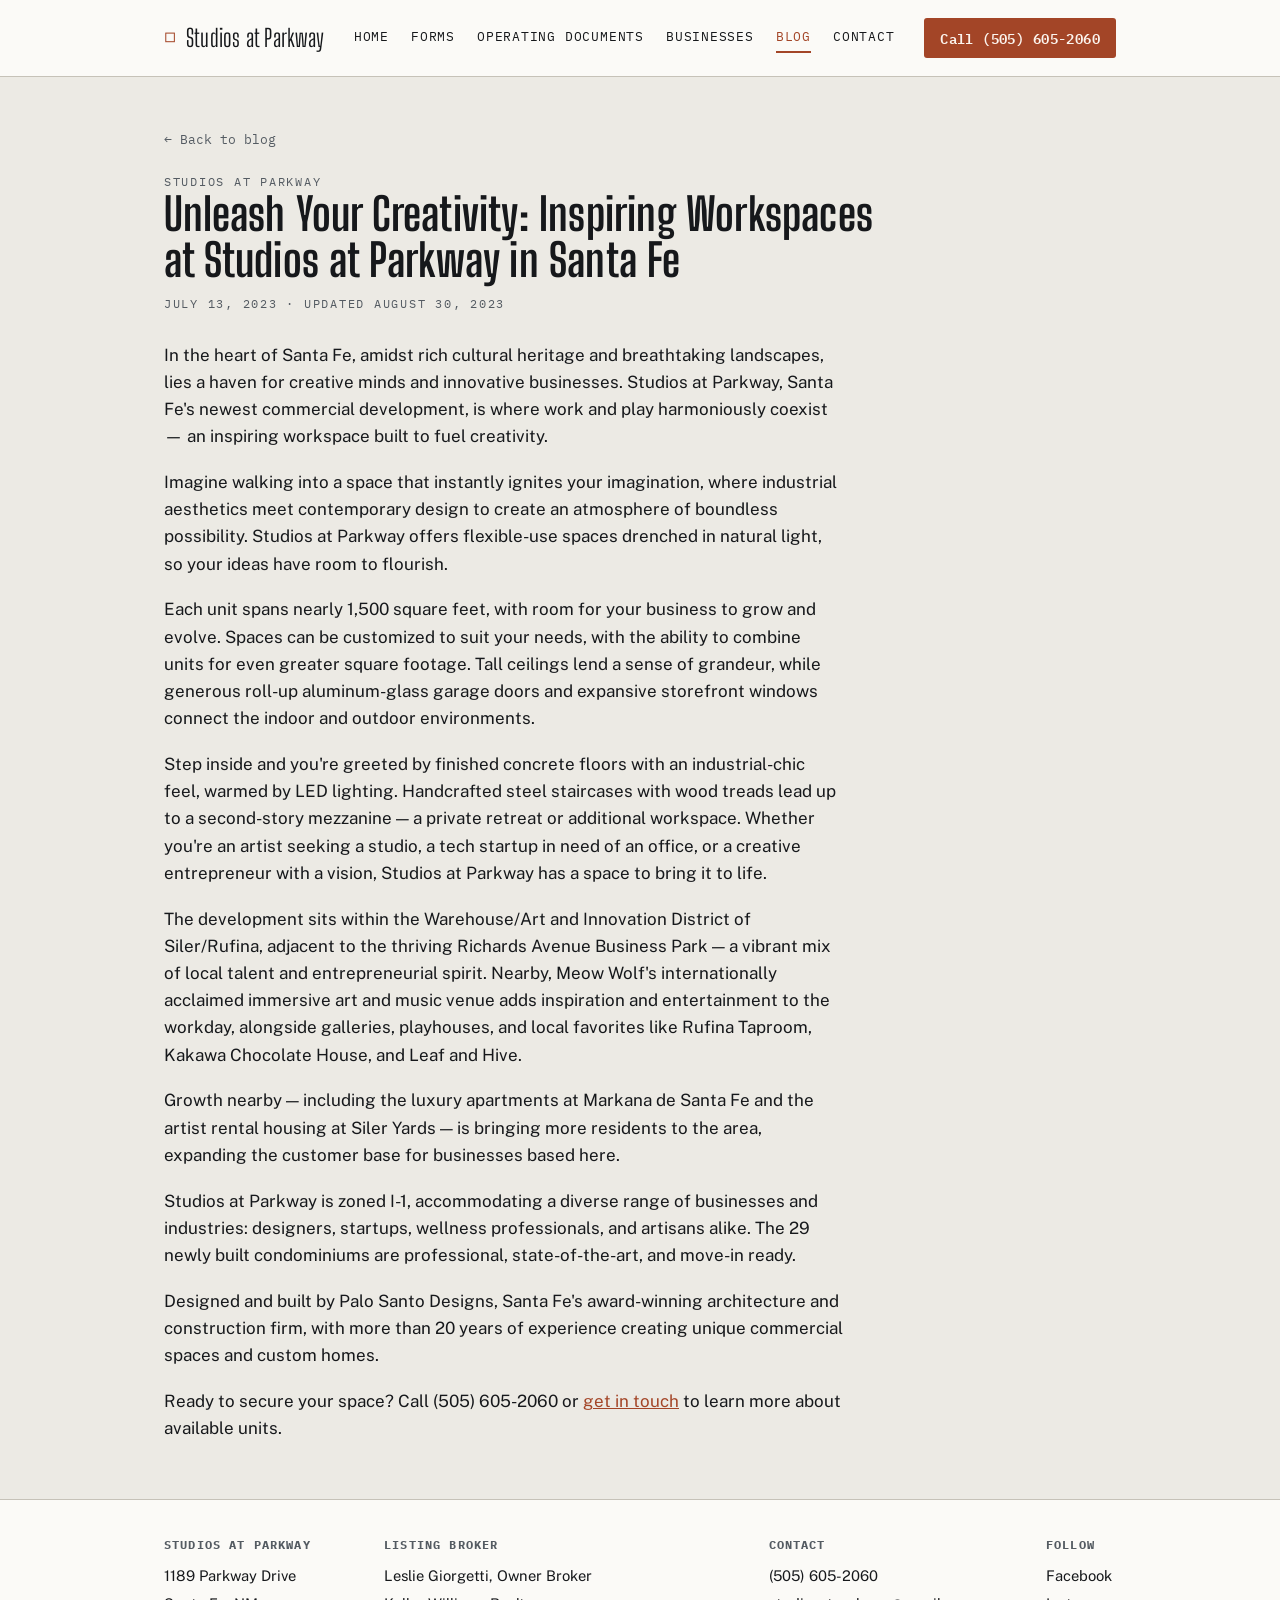
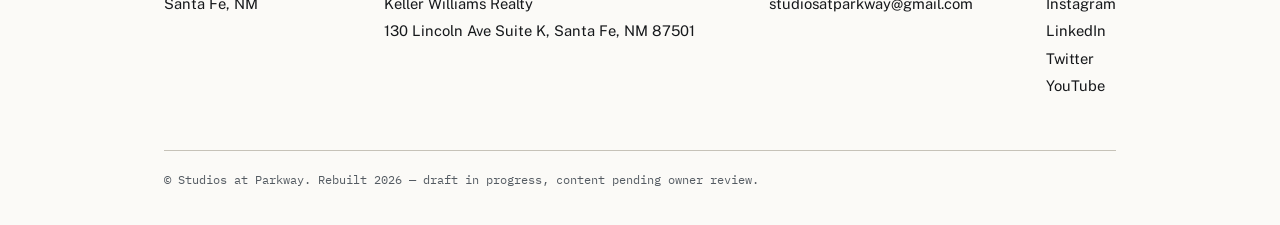
<file: blog/unleash-your-creativity.html>
<!doctype html>
<html lang="en">
<head>
<meta charset="utf-8">
<meta name="viewport" content="width=device-width, initial-scale=1">
<title>Unleash Your Creativity: Inspiring Workspaces at Studios at Parkway in Santa Fe | Studios at Parkway</title>
<meta name="description" content="Industrial aesthetics meet contemporary design in flexible-use spaces drenched in natural light.">
<link rel="preconnect" href="https://fonts.googleapis.com"><link rel="preconnect" href="https://fonts.gstatic.com" crossorigin><link href="https://fonts.googleapis.com/css2?family=Big+Shoulders+Display:wght@600;700;800&family=Public+Sans:wght@400;500;600&family=IBM+Plex+Mono:wght@400;500;600&display=swap" rel="stylesheet">
<link rel="stylesheet" href="../assets/style.css">
</head>
<body>
<header class="site-header">
    <div class="wrap">
      <a class="brand" href="../index.html"><span class="mark">&#9633;</span> Studios at Parkway</a>
      <nav class="primary" aria-label="Primary">
      <a href="../index.html">Home</a>
      <a href="../forms.html">Forms</a>
      <a href="../operating-documents.html">Operating Documents</a>
      <a href="../businesses.html">Businesses</a>
      <a href="../blog/index.html" aria-current="page">Blog</a>
      <a href="../contact.html">Contact</a>
      </nav>
      <a class="callbar" href="tel:+15056052060">Call (505) 605-2060</a>
    </div>
  </header>

  <section class="block wrap" style="padding-block-start:48px;">
    <a class="backlink" href="../blog/index.html">&larr; Back to blog</a>
    <div class="eyebrow">Studios at Parkway</div>
    <h1 style="font-size:clamp(1.9rem,4.4vw,2.8rem); margin-bottom:6px;">Unleash Your Creativity: Inspiring Workspaces at Studios at Parkway in Santa Fe</h1>
    <div class="postmeta">
      <time class="eyebrow" datetime="2023-07-13">July 13, 2023 &middot; updated August 30, 2023</time>
    </div>
    <div class="prose" style="margin-top:28px;">
      <p>In the heart of Santa Fe, amidst rich cultural heritage and breathtaking landscapes, lies a haven for creative minds and innovative businesses. Studios at Parkway, Santa Fe's newest commercial development, is where work and play harmoniously coexist &mdash; an inspiring workspace built to fuel creativity.</p>
<p>Imagine walking into a space that instantly ignites your imagination, where industrial aesthetics meet contemporary design to create an atmosphere of boundless possibility. Studios at Parkway offers flexible-use spaces drenched in natural light, so your ideas have room to flourish.</p>
<p>Each unit spans nearly 1,500 square feet, with room for your business to grow and evolve. Spaces can be customized to suit your needs, with the ability to combine units for even greater square footage. Tall ceilings lend a sense of grandeur, while generous roll-up aluminum-glass garage doors and expansive storefront windows connect the indoor and outdoor environments.</p>
<p>Step inside and you're greeted by finished concrete floors with an industrial-chic feel, warmed by LED lighting. Handcrafted steel staircases with wood treads lead up to a second-story mezzanine &mdash; a private retreat or additional workspace. Whether you're an artist seeking a studio, a tech startup in need of an office, or a creative entrepreneur with a vision, Studios at Parkway has a space to bring it to life.</p>
<p>The development sits within the Warehouse/Art and Innovation District of Siler/Rufina, adjacent to the thriving Richards Avenue Business Park &mdash; a vibrant mix of local talent and entrepreneurial spirit. Nearby, Meow Wolf's internationally acclaimed immersive art and music venue adds inspiration and entertainment to the workday, alongside galleries, playhouses, and local favorites like Rufina Taproom, Kakawa Chocolate House, and Leaf and Hive.</p>
<p>Growth nearby &mdash; including the luxury apartments at Markana de Santa Fe and the artist rental housing at Siler Yards &mdash; is bringing more residents to the area, expanding the customer base for businesses based here.</p>
<p>Studios at Parkway is zoned I-1, accommodating a diverse range of businesses and industries: designers, startups, wellness professionals, and artisans alike. The 29 newly built condominiums are professional, state-of-the-art, and move-in ready.</p>
<p>Designed and built by Palo Santo Designs, Santa Fe's award-winning architecture and construction firm, with more than 20 years of experience creating unique commercial spaces and custom homes.</p>
<p>Ready to secure your space? Call (505) 605-2060 or <a href="../contact.html">get in touch</a> to learn more about available units.</p>
    </div>
  </section>

<footer class="site">
    <div class="wrap">
      <div class="col">
        <h4>Studios at Parkway</h4>
        <div>1189 Parkway Drive</div>
        <div>Santa Fe, NM</div>
      </div>
      <div class="col">
        <h4>Listing Broker</h4>
        <div>Leslie Giorgetti, Owner Broker</div>
        <div>Keller Williams Realty</div>
        <div>130 Lincoln Ave Suite K, Santa Fe, NM 87501</div>
      </div>
      <div class="col">
        <h4>Contact</h4>
        <a href="tel:+15056052060">(505) 605-2060</a>
        <a href="mailto:studiosatparkway@gmail.com">studiosatparkway@gmail.com</a>
      </div>
      <div class="col">
        <h4>Follow</h4>
        <div class="social">
        <a href="https://www.facebook.com/studiosatparkway" rel="noopener">Facebook</a>
        <a href="https://www.instagram.com/studiosatparkway/" rel="noopener">Instagram</a>
        <a href="https://www.linkedin.com/company/75636040/" rel="noopener">LinkedIn</a>
        <a href="https://twitter.com/StudiosAtPrkway" rel="noopener">Twitter</a>
        <a href="https://www.youtube.com/channel/UCmFkUtBozY_A_7D_-g3DsVw/featured" rel="noopener">YouTube</a>
        </div>
      </div>
      <div class="legal">&copy; Studios at Parkway. Rebuilt 2026 &mdash; draft in progress, content pending owner review.</div>
    </div>
  </footer>
</body>
</html>
</file>
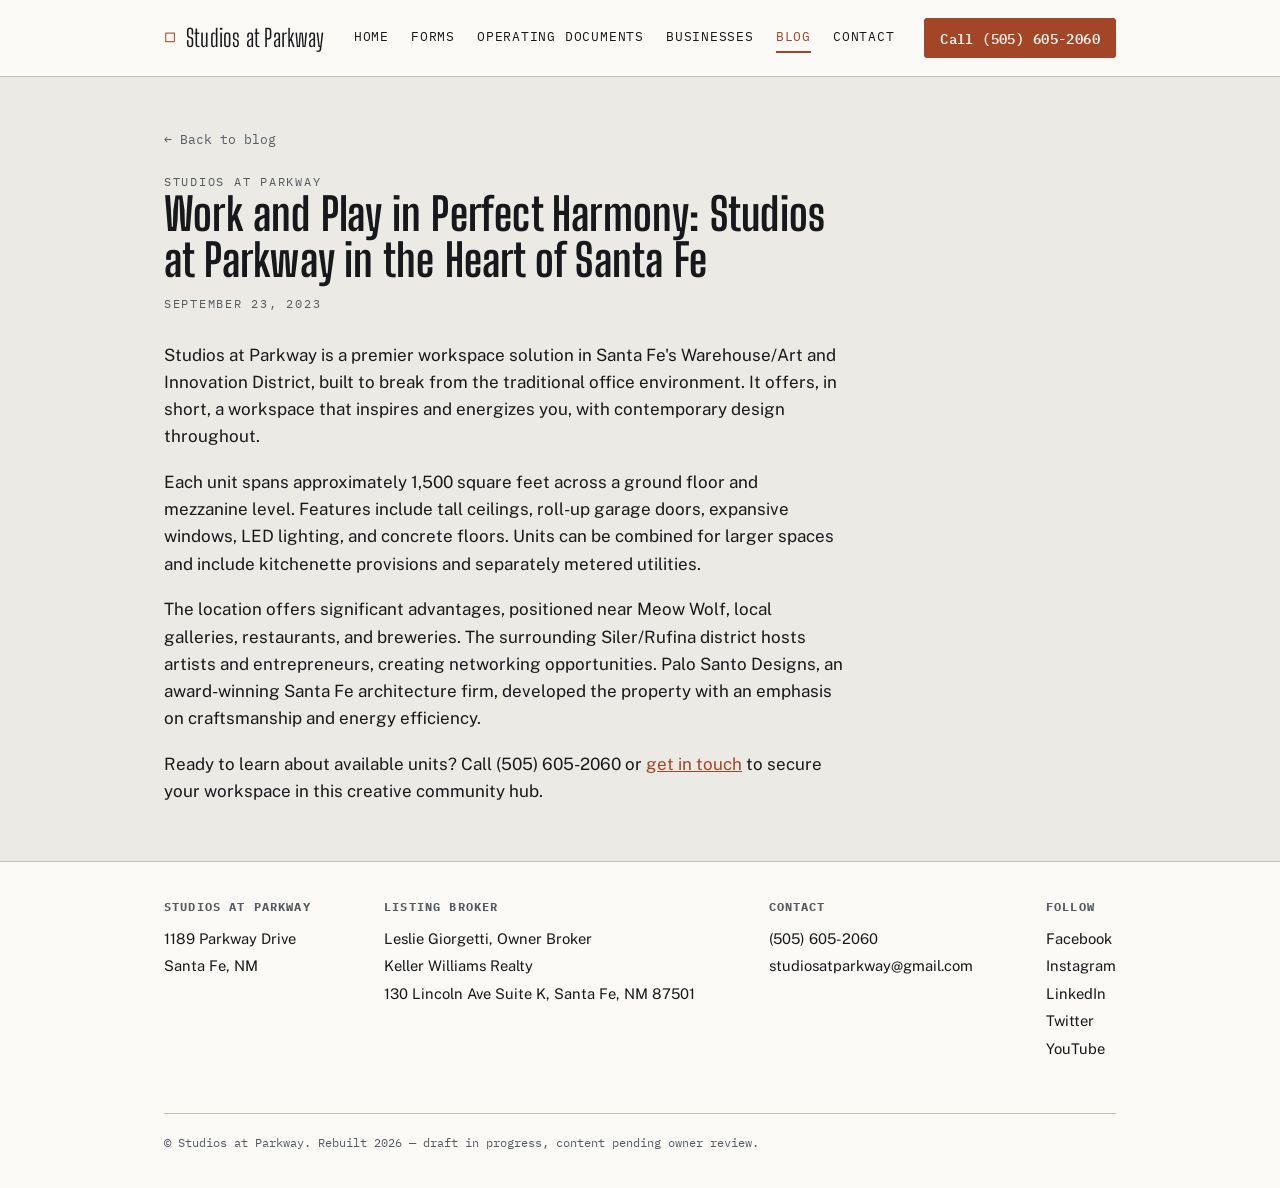
<file: blog/work-and-play-in-perfect-harmony.html>
<!doctype html>
<html lang="en">
<head>
<meta charset="utf-8">
<meta name="viewport" content="width=device-width, initial-scale=1">
<title>Work and Play in Perfect Harmony: Studios at Parkway in the Heart of Santa Fe | Studios at Parkway</title>
<meta name="description" content="Studios at Parkway breaks from the traditional office, offering a workspace that inspires and energizes - right in Santa Fe's Warehouse/Art and Innovation District.">
<link rel="preconnect" href="https://fonts.googleapis.com"><link rel="preconnect" href="https://fonts.gstatic.com" crossorigin><link href="https://fonts.googleapis.com/css2?family=Big+Shoulders+Display:wght@600;700;800&family=Public+Sans:wght@400;500;600&family=IBM+Plex+Mono:wght@400;500;600&display=swap" rel="stylesheet">
<link rel="stylesheet" href="../assets/style.css">
</head>
<body>
<header class="site-header">
    <div class="wrap">
      <a class="brand" href="../index.html"><span class="mark">&#9633;</span> Studios at Parkway</a>
      <nav class="primary" aria-label="Primary">
      <a href="../index.html">Home</a>
      <a href="../forms.html">Forms</a>
      <a href="../operating-documents.html">Operating Documents</a>
      <a href="../businesses.html">Businesses</a>
      <a href="../blog/index.html" aria-current="page">Blog</a>
      <a href="../contact.html">Contact</a>
      </nav>
      <a class="callbar" href="tel:+15056052060">Call (505) 605-2060</a>
    </div>
  </header>

  <section class="block wrap" style="padding-block-start:48px;">
    <a class="backlink" href="../blog/index.html">&larr; Back to blog</a>
    <div class="eyebrow">Studios at Parkway</div>
    <h1 style="font-size:clamp(1.9rem,4.4vw,2.8rem); margin-bottom:6px;">Work and Play in Perfect Harmony: Studios at Parkway in the Heart of Santa Fe</h1>
    <div class="postmeta">
      <time class="eyebrow" datetime="2023-09-23">September 23, 2023</time>
    </div>
    <div class="prose" style="margin-top:28px;">
      <p>Studios at Parkway is a premier workspace solution in Santa Fe's Warehouse/Art and Innovation District, built to break from the traditional office environment. It offers, in short, a workspace that inspires and energizes you, with contemporary design throughout.</p>
<p>Each unit spans approximately 1,500 square feet across a ground floor and mezzanine level. Features include tall ceilings, roll-up garage doors, expansive windows, LED lighting, and concrete floors. Units can be combined for larger spaces and include kitchenette provisions and separately metered utilities.</p>
<p>The location offers significant advantages, positioned near Meow Wolf, local galleries, restaurants, and breweries. The surrounding Siler/Rufina district hosts artists and entrepreneurs, creating networking opportunities. Palo Santo Designs, an award-winning Santa Fe architecture firm, developed the property with an emphasis on craftsmanship and energy efficiency.</p>
<p>Ready to learn about available units? Call (505) 605-2060 or <a href="../contact.html">get in touch</a> to secure your workspace in this creative community hub.</p>
    </div>
  </section>

<footer class="site">
    <div class="wrap">
      <div class="col">
        <h4>Studios at Parkway</h4>
        <div>1189 Parkway Drive</div>
        <div>Santa Fe, NM</div>
      </div>
      <div class="col">
        <h4>Listing Broker</h4>
        <div>Leslie Giorgetti, Owner Broker</div>
        <div>Keller Williams Realty</div>
        <div>130 Lincoln Ave Suite K, Santa Fe, NM 87501</div>
      </div>
      <div class="col">
        <h4>Contact</h4>
        <a href="tel:+15056052060">(505) 605-2060</a>
        <a href="mailto:studiosatparkway@gmail.com">studiosatparkway@gmail.com</a>
      </div>
      <div class="col">
        <h4>Follow</h4>
        <div class="social">
        <a href="https://www.facebook.com/studiosatparkway" rel="noopener">Facebook</a>
        <a href="https://www.instagram.com/studiosatparkway/" rel="noopener">Instagram</a>
        <a href="https://www.linkedin.com/company/75636040/" rel="noopener">LinkedIn</a>
        <a href="https://twitter.com/StudiosAtPrkway" rel="noopener">Twitter</a>
        <a href="https://www.youtube.com/channel/UCmFkUtBozY_A_7D_-g3DsVw/featured" rel="noopener">YouTube</a>
        </div>
      </div>
      <div class="legal">&copy; Studios at Parkway. Rebuilt 2026 &mdash; draft in progress, content pending owner review.</div>
    </div>
  </footer>
</body>
</html>
</file>
<file: assets/style.css>
/* Studios at Parkway — spec-sheet industrial */

:root {
  --ink: #16181b;
  --concrete: #eceae4;
  --concrete-2: #ddd9d0;
  --steel: #545b62;
  --steel-line: #c6c2b8;
  --rust: #a34527;
  --amber: #c98a2e;
  --paper: #fbfaf7;
  --on-rust: #fbf4ee;

  --display: "Big Shoulders Display", "Arial Narrow", sans-serif;
  --body: "Public Sans", -apple-system, "Segoe UI", sans-serif;
  --mono: "IBM Plex Mono", ui-monospace, "SF Mono", monospace;
}

@media (prefers-color-scheme: dark) {
  :root:not([data-theme="light"]) {
    --ink: #ece9e2;
    --concrete: #1a1c1f;
    --concrete-2: #232629;
    --steel: #9aa1a8;
    --steel-line: #3a3d41;
    --rust: #d96a45;
    --amber: #e2ab55;
    --paper: #1f2124;
    --on-rust: #1a1c1f;
  }
}

:root[data-theme="dark"] {
  --ink: #ece9e2;
  --concrete: #1a1c1f;
  --concrete-2: #232629;
  --steel: #9aa1a8;
  --steel-line: #3a3d41;
  --rust: #d96a45;
  --amber: #e2ab55;
  --paper: #1f2124;
  --on-rust: #1a1c1f;
}

* { box-sizing: border-box; }

html, body {
  background: var(--concrete);
  color: var(--ink);
}

body {
  margin: 0;
  font-family: var(--body);
  font-size: 17px;
  line-height: 1.6;
  padding-inline: 0;
}

img { max-width: 100%; display: block; }

a { color: var(--rust); }
a:focus-visible, button:focus-visible, input:focus-visible, textarea:focus-visible {
  outline: 2px solid var(--rust);
  outline-offset: 2px;
}

h1, h2, h3 { font-family: var(--display); font-weight: 700; text-wrap: balance; line-height: 1.02; margin: 0; letter-spacing: 0.2px; }

.eyebrow {
  font-family: var(--mono);
  font-size: 0.78rem;
  letter-spacing: 0.14em;
  text-transform: uppercase;
  color: var(--steel);
}

.wrap { max-width: 1080px; margin-inline: auto; padding-inline: max(20px, 5vw); }

/* ---- Header ---- */
.site-header {
  border-bottom: 1px solid var(--steel-line);
  background: var(--paper);
}
.site-header .wrap {
  display: flex;
  align-items: center;
  justify-content: space-between;
  gap: 20px;
  padding-block: 18px;
  flex-wrap: wrap;
}
.brand {
  font-family: var(--display);
  font-size: 1.5rem;
  letter-spacing: 0.01em;
  color: var(--ink);
  text-decoration: none;
  display: flex;
  align-items: baseline;
  gap: 0.4em;
}
.brand .mark { color: var(--rust); }
nav.primary { display: flex; flex-wrap: wrap; gap: 4px 22px; }
nav.primary a {
  font-family: var(--mono);
  font-size: 0.82rem;
  letter-spacing: 0.06em;
  text-transform: uppercase;
  color: var(--ink);
  text-decoration: none;
  border-bottom: 2px solid transparent;
  padding-block: 4px;
}
nav.primary a:hover, nav.primary a[aria-current="page"] { border-color: var(--rust); color: var(--rust); }
.callbar {
  font-family: var(--mono);
  font-weight: 600;
  background: var(--rust);
  color: var(--on-rust);
  text-decoration: none;
  padding: 9px 16px;
  border-radius: 3px;
  font-size: 0.85rem;
  letter-spacing: 0.03em;
  white-space: nowrap;
}
.callbar:hover { background: var(--amber); color: var(--ink); }

/* ---- Hero ---- */
.hero {
  border-bottom: 1px solid var(--steel-line);
  background:
    repeating-linear-gradient(90deg, var(--steel-line) 0 1px, transparent 1px 120px),
    var(--concrete);
}
.hero .wrap { padding-block: 56px 48px; }
.hero .eyebrow { margin-bottom: 14px; }
.hero h1 {
  font-size: clamp(2.4rem, 6vw, 4.4rem);
  max-width: 15ch;
}
.hero .lede {
  margin-top: 18px;
  max-width: 52ch;
  font-size: 1.15rem;
  color: var(--steel);
}
.hero .actions { margin-top: 28px; display: flex; gap: 14px; flex-wrap: wrap; align-items: center; }
.btn {
  font-family: var(--mono);
  font-size: 0.85rem;
  letter-spacing: 0.03em;
  text-decoration: none;
  padding: 12px 20px;
  border-radius: 3px;
  display: inline-block;
}
.btn.primary { background: var(--rust); color: var(--on-rust); }
.btn.primary:hover { background: var(--amber); color: var(--ink); }
.btn.ghost { border: 1px solid var(--steel-line); color: var(--ink); }
.btn.ghost:hover { border-color: var(--rust); color: var(--rust); }

/* ---- Spec strip ---- */
.specs {
  display: grid;
  grid-template-columns: repeat(auto-fit, minmax(140px, 1fr));
  border-top: 1px solid var(--steel-line);
  border-bottom: 1px solid var(--steel-line);
  background: var(--paper);
}
.specs dl {
  margin: 0;
  padding: 22px max(20px, 3vw);
  border-left: 1px solid var(--steel-line);
}
.specs dl:first-child { border-left: none; }
.specs dt { font-family: var(--mono); font-size: 0.7rem; letter-spacing: 0.1em; text-transform: uppercase; color: var(--steel); }
.specs dd { margin: 6px 0 0; font-family: var(--display); font-size: 1.9rem; }

/* ---- Sections ---- */
section.block { padding-block: 56px; border-bottom: 1px solid var(--steel-line); }
section.block:last-of-type { border-bottom: none; }
.block h2 { font-size: clamp(1.6rem, 3.4vw, 2.3rem); margin-bottom: 18px; }
.block .lede { color: var(--steel); max-width: 62ch; }
.prose { max-width: 68ch; }
.prose p { margin: 0 0 1.1em; }
.prose p:last-child { margin-bottom: 0; }

.grid-2 { display: grid; grid-template-columns: 1.1fr 0.9fr; gap: 48px; align-items: start; }
@media (max-width: 760px) { .grid-2 { grid-template-columns: 1fr; } }

/* placeholder photo frame — crop marks, spec-sheet style */
.frame {
  position: relative;
  aspect-ratio: 4/3;
  background: var(--concrete-2);
  border: 1px solid var(--steel-line);
}
.frame::before, .frame::after,
.frame .c2::before, .frame .c2::after { content: ""; position: absolute; width: 14px; height: 14px; }
.frame::before { top: -1px; left: -1px; border-top: 2px solid var(--rust); border-left: 2px solid var(--rust); }
.frame::after { top: -1px; right: -1px; border-top: 2px solid var(--rust); border-right: 2px solid var(--rust); }
.frame .c2::before { bottom: -1px; left: -1px; border-bottom: 2px solid var(--rust); border-left: 2px solid var(--rust); }
.frame .c2::after { bottom: -1px; right: -1px; border-bottom: 2px solid var(--rust); border-right: 2px solid var(--rust); }
.frame .cap {
  position: absolute; inset: 0;
  display: flex; align-items: center; justify-content: center;
  text-align: center; padding: 20px;
  font-family: var(--mono); font-size: 0.78rem; letter-spacing: 0.04em;
  color: var(--steel);
}

/* ---- Cards ---- */
.cards { display: grid; grid-template-columns: repeat(auto-fill, minmax(230px, 1fr)); gap: 1px; background: var(--steel-line); border: 1px solid var(--steel-line); }
.card { background: var(--paper); padding: 24px; }
.card .eyebrow { margin-bottom: 10px; }
.card h3 { font-size: 1.2rem; margin-bottom: 8px; }
.card p { margin: 0; color: var(--steel); font-size: 0.95rem; }
.card a.stretched { text-decoration: none; color: inherit; display: block; }
.card a.stretched h3 { color: var(--ink); }
.card a.stretched:hover h3 { color: var(--rust); }

/* ---- Doc list ---- */
.doclist { list-style: none; margin: 0; padding: 0; border-top: 1px solid var(--steel-line); }
.doclist li { border-bottom: 1px solid var(--steel-line); }
.doclist a {
  display: flex; align-items: baseline; justify-content: space-between; gap: 16px;
  padding: 18px 4px; text-decoration: none; color: var(--ink);
}
.doclist a:hover { color: var(--rust); }
.doclist .name { font-family: var(--display); font-size: 1.25rem; }
.doclist .meta { font-family: var(--mono); font-size: 0.78rem; color: var(--steel); white-space: nowrap; }

/* ---- Form ---- */
form.contact { display: grid; gap: 16px; max-width: 480px; }
.field { display: grid; gap: 6px; }
.field label { font-family: var(--mono); font-size: 0.75rem; letter-spacing: 0.08em; text-transform: uppercase; color: var(--steel); }
.field input, .field textarea {
  font-family: var(--body); font-size: 1rem; color: var(--ink);
  background: var(--paper); border: 1px solid var(--steel-line); border-radius: 3px;
  padding: 11px 12px;
}
.field textarea { min-height: 130px; resize: vertical; }
.field input:focus, .field textarea:focus { border-color: var(--rust); }
button.submit {
  font-family: var(--mono); font-size: 0.85rem; letter-spacing: 0.04em;
  background: var(--rust); color: var(--on-rust); border: none; border-radius: 3px;
  padding: 13px 22px; cursor: pointer; justify-self: start;
}
button.submit:hover { background: var(--amber); color: var(--ink); }
.note { font-size: 0.85rem; color: var(--steel); }

/* ---- Info panel ---- */
.infopanel { background: var(--paper); border: 1px solid var(--steel-line); padding: 26px; }
.infopanel h3 { font-size: 1.1rem; margin-bottom: 14px; }
.infopanel .row { display: flex; gap: 10px; padding-block: 8px; border-top: 1px solid var(--steel-line); font-size: 0.95rem; }
.infopanel .row:first-of-type { border-top: none; }
.infopanel .row span:first-child { font-family: var(--mono); font-size: 0.75rem; color: var(--steel); min-width: 6em; text-transform: uppercase; letter-spacing: 0.06em; }

.mapframe { border: 1px solid var(--steel-line); aspect-ratio: 16/10; width: 100%; }
.mapframe iframe { width: 100%; height: 100%; border: 0; }

/* ---- Blog ---- */
.postlist { display: grid; gap: 1px; background: var(--steel-line); border: 1px solid var(--steel-line); margin-top: 24px; }
.postlist article { background: var(--paper); padding: 26px max(20px, 3vw); display: grid; grid-template-columns: 9em 1fr; gap: 20px; }
@media (max-width: 600px) { .postlist article { grid-template-columns: 1fr; gap: 8px; } }
.postlist time { font-family: var(--mono); font-size: 0.78rem; color: var(--steel); letter-spacing: 0.04em; }
.postlist h3 { font-size: 1.3rem; margin-bottom: 8px; }
.postlist h3 a { color: var(--ink); text-decoration: none; }
.postlist h3 a:hover { color: var(--rust); }
.postlist p { margin: 0; color: var(--steel); }

.postmeta { display: flex; gap: 16px; align-items: baseline; flex-wrap: wrap; margin-top: 10px; }

/* ---- Footer ---- */
footer.site {
  border-top: 1px solid var(--steel-line);
  background: var(--paper);
  padding-block: 36px;
  margin-top: 0;
}
footer.site .wrap { display: flex; justify-content: space-between; gap: 24px; flex-wrap: wrap; align-items: flex-start; }
footer.site .col h4 { font-family: var(--mono); font-size: 0.72rem; letter-spacing: 0.1em; text-transform: uppercase; color: var(--steel); margin: 0 0 10px; }
footer.site .col div, footer.site .col a { display: block; color: var(--ink); text-decoration: none; font-size: 0.92rem; margin-bottom: 4px; }
footer.site .col a:hover { color: var(--rust); }
footer.site .social { display: flex; gap: 14px; }
footer.site .legal { width: 100%; margin-top: 24px; padding-top: 20px; border-top: 1px solid var(--steel-line); font-family: var(--mono); font-size: 0.72rem; color: var(--steel); }

.backlink { display: inline-block; margin-bottom: 22px; font-family: var(--mono); font-size: 0.8rem; text-decoration: none; color: var(--steel); }
.backlink:hover { color: var(--rust); }
</file>
